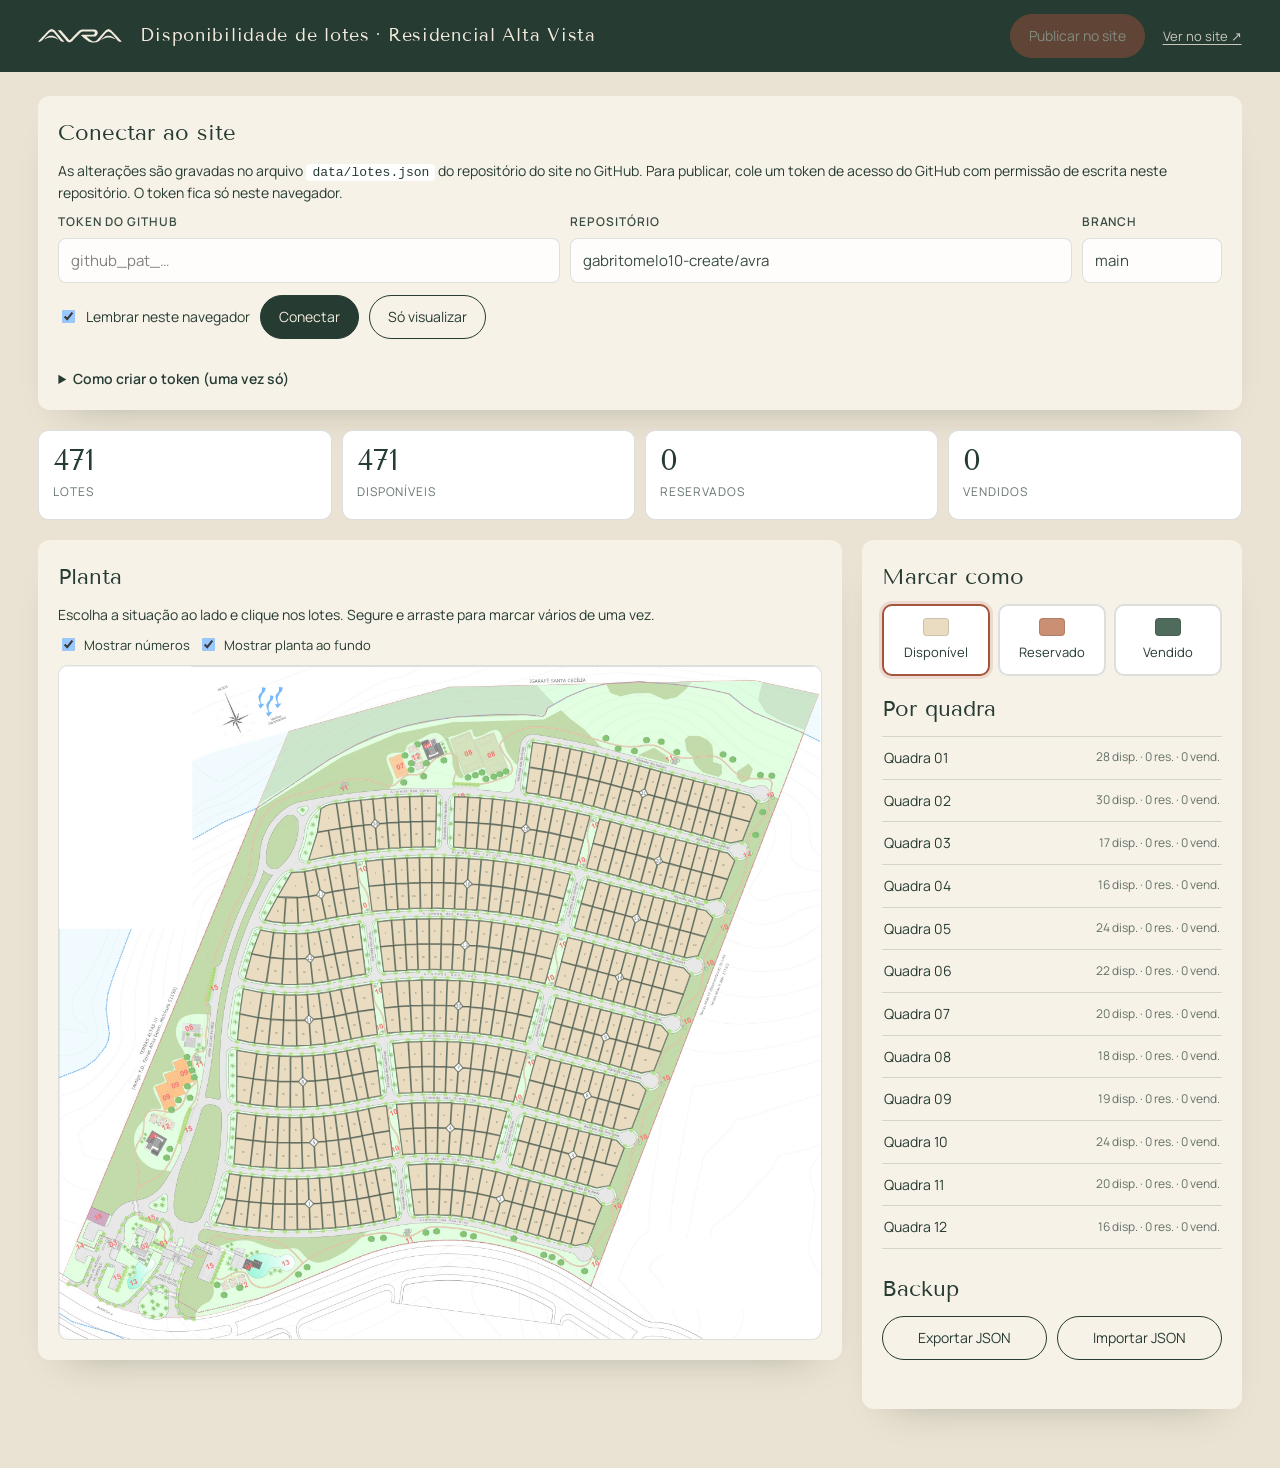
<file: admin/index.html>
<!doctype html>
<html lang="pt-BR">
<head>
<meta charset="utf-8">
<meta name="viewport" content="width=device-width, initial-scale=1">
<meta name="robots" content="noindex, nofollow">
<title>Admin · Lotes Alta Vista</title>
<link rel="stylesheet" href="../assets/css/style.css">
<style>
  :root { --bg: #EAE2D2; --card: #F7F2E8; --ink: #263B32; --line: rgba(38,59,50,.16); --disp: #E9DCC0; --res: #C99073; --ven: #4E6B5B; --sel: #A6533C; }
  body.admin { background: var(--bg); color: var(--ink); font-family: var(--f-text); margin: 0; overflow-x: hidden; }
  .admin * { box-sizing: border-box; }
  .a-top { position: sticky; top: 0; z-index: 10; display: flex; align-items: center; gap: 18px; padding: 14px max(16px, 3vw); background: var(--ink); color: var(--marfim); flex-wrap: wrap; }
  .a-top svg { width: 84px; fill: var(--marfim); }
  .a-top h1 { font-family: var(--f-title); font-weight: 400; font-size: 18px; margin: 0; letter-spacing: .04em; }
  .a-top .sp { flex: 1; }
  .a-top a { font-size: 13px; opacity: .8; text-decoration: underline; text-underline-offset: 3px; }
  .a-btn { border: 1px solid currentColor; border-radius: 99px; padding: 10px 18px; font: inherit; font-size: 14px; cursor: pointer; background: transparent; color: inherit; }
  .a-btn--solid { background: var(--sel); border-color: var(--sel); color: var(--marfim); }
  .a-btn--solid:disabled { opacity: .45; cursor: not-allowed; }
  .a-btn--ink { background: var(--ink); color: var(--marfim); border-color: var(--ink); }
  .a-wrap { padding: 24px max(16px, 3vw) 60px; max-width: 1600px; margin: 0 auto; display: grid; gap: 20px; }
  .a-card { background: var(--card); border-radius: 12px; padding: 20px; box-shadow: 0 20px 40px -30px rgba(38,59,50,.4); min-width: 0; }
  .a-card h2 { font-family: var(--f-title); font-weight: 400; font-size: 22px; margin: 0 0 10px; }
  .a-card p { margin: 0 0 10px; font-size: 14px; line-height: 1.5; }
  .a-grid { display: grid; grid-template-columns: minmax(0, 1fr) 380px; gap: 20px; align-items: start; }
  .a-field { display: grid; gap: 6px; font-size: 12px; letter-spacing: .08em; text-transform: uppercase; font-weight: 600; opacity: .9; }
  .a-field input, .a-field select { font: inherit; font-size: 15px; letter-spacing: 0; text-transform: none; font-weight: 400; padding: 10px 12px; border-radius: 8px; border: 1px solid var(--line); background: #fff; color: var(--ink); width: 100%; }
  .a-row { display: flex; gap: 10px; flex-wrap: wrap; align-items: end; }
  .a-row > * { flex: 1 1 180px; }
  .a-small { font-size: 12px; opacity: .7; }
  .a-msg { font-size: 14px; min-height: 1.4em; margin: 8px 0 0; }
  .a-msg.is-ok { color: #2f6b45; } .a-msg.is-err { color: #a33; }
  .a-stats { display: grid; grid-template-columns: repeat(4, 1fr); gap: 10px; }
  .a-stat { padding: 14px; border-radius: 10px; background: #fff; border: 1px solid var(--line); }
  .a-stat b { display: block; font-family: var(--f-title); font-weight: 400; font-size: 30px; line-height: 1; }
  .a-stat span { font-size: 12px; text-transform: uppercase; letter-spacing: .08em; opacity: .7; }
  .brush { display: grid; grid-template-columns: repeat(3, 1fr); gap: 8px; }
  .brush button { display: grid; gap: 6px; justify-items: center; padding: 12px 8px; border-radius: 10px; border: 2px solid var(--line); background: #fff; font: inherit; font-size: 13px; cursor: pointer; color: var(--ink); }
  .brush button i { width: 26px; height: 18px; border-radius: 4px; border: 1px solid rgba(0,0,0,.12); }
  .brush button.is-on { border-color: var(--sel); box-shadow: 0 0 0 3px rgba(166,83,60,.15); }
  .map { position: relative; border-radius: 10px; overflow: hidden; background: #fff; border: 1px solid var(--line); touch-action: none; }
  .map svg { display: block; width: 100%; height: auto; user-select: none; }
  .map image { opacity: .55; }
  .lot { stroke: rgba(38,59,50,.55); stroke-width: 1.2; vector-effect: non-scaling-stroke; cursor: crosshair; transition: fill .15s; }
  .lot.s-disponivel { fill: var(--disp); } .lot.s-reservado { fill: var(--res); } .lot.s-vendido { fill: var(--ven); }
  .lot.is-pick { stroke: var(--sel); stroke-width: 3; }
  .lot:hover { filter: brightness(1.08); stroke: var(--sel); stroke-width: 2; }
  .lbl { font-size: 9px; fill: rgba(38,59,50,.8); pointer-events: none; font-family: var(--f-text); }
  .lbl--v { fill: rgba(242,235,221,.85); }
  .map-tools { display: flex; gap: 8px; flex-wrap: wrap; align-items: center; margin-bottom: 10px; }
  .map-tools label { font-size: 13px; display: flex; gap: 6px; align-items: center; }
  .q-list { max-height: 520px; overflow: auto; border-top: 1px solid var(--line); }
  .q-item { border-bottom: 1px solid var(--line); }
  .q-item summary { display: flex; justify-content: space-between; align-items: center; gap: 10px; padding: 10px 2px; cursor: pointer; font-size: 14px; list-style: none; }
  .q-item summary::-webkit-details-marker { display: none; }
  .q-item summary small { font-size: 12px; opacity: .7; }
  .q-bulk { display: flex; gap: 6px; padding: 0 0 8px; flex-wrap: wrap; }
  .q-bulk button { font: inherit; font-size: 12px; padding: 6px 10px; border-radius: 99px; border: 1px solid var(--line); background: #fff; cursor: pointer; color: var(--ink); }
  .q-lots { display: grid; grid-template-columns: repeat(auto-fill, minmax(54px, 1fr)); gap: 4px; padding-bottom: 12px; }
  .q-lots button { font: inherit; font-size: 12px; padding: 6px 0; border-radius: 6px; border: 1px solid rgba(0,0,0,.08); cursor: pointer; color: var(--ink); }
  .q-lots button.s-disponivel { background: var(--disp); } .q-lots button.s-reservado { background: var(--res); } .q-lots button.s-vendido { background: var(--ven); color: var(--marfim); }
  .dirty { display: none; font-size: 13px; background: #f6e3c8; color: #7a4a1a; padding: 6px 12px; border-radius: 99px; }
  .is-dirty .dirty { display: inline-block; }
  .login[hidden] { display: none; }
  details.help summary { cursor: pointer; font-size: 14px; font-weight: 600; }
  details.help ol { font-size: 14px; line-height: 1.6; padding-left: 20px; }
  code { background: #fff; padding: 1px 6px; border-radius: 4px; font-size: 13px; }
  @media (max-width: 1000px) { .a-grid { grid-template-columns: 1fr; } .a-stats { grid-template-columns: repeat(2, 1fr); } }
</style>
</head>
<body class="admin">
<header class="a-top">
  <svg viewBox="30 36 3441 558" class="js-logo" aria-hidden="true"><path/></svg>
  <h1>Disponibilidade de lotes · Residencial Alta Vista</h1>
  <span class="sp"></span>
  <span class="dirty">Alterações não publicadas</span>
  <button class="a-btn a-btn--solid" id="publish" disabled>Publicar no site</button>
  <a href="../#altavista" target="_blank" rel="noopener">Ver no site ↗</a>
</header>

<main class="a-wrap">
  <section class="a-card login" id="login">
    <h2>Conectar ao site</h2>
    <p>As alterações são gravadas no arquivo <code>data/lotes.json</code> do repositório do site no GitHub. Para publicar, cole um token de acesso do GitHub com permissão de escrita neste repositório. O token fica só neste navegador.</p>
    <div class="a-row">
      <label class="a-field">Token do GitHub<input id="token" type="password" autocomplete="off" placeholder="github_pat_…"></label>
      <label class="a-field">Repositório<input id="repo" type="text" value="gabritomelo10-create/avra"></label>
      <label class="a-field" style="flex:0 1 140px">Branch<input id="branch" type="text" value="main"></label>
    </div>
    <div class="a-row" style="margin-top:12px; align-items:center">
      <label style="flex:0 0 auto; font-size:14px; display:flex; gap:8px; align-items:center"><input type="checkbox" id="remember" checked> Lembrar neste navegador</label>
      <button class="a-btn a-btn--ink" id="connect" style="flex:0 0 auto">Conectar</button>
      <button class="a-btn" id="viewOnly" style="flex:0 0 auto">Só visualizar</button>
    </div>
    <p class="a-msg" id="loginMsg"></p>
    <details class="help">
      <summary>Como criar o token (uma vez só)</summary>
      <ol>
        <li>No GitHub, abra <b>Settings → Developer settings → Personal access tokens → Fine-grained tokens</b> e clique em <b>Generate new token</b>.</li>
        <li>Em <b>Repository access</b>, escolha <b>Only select repositories</b> e marque <code>gabritomelo10-create/avra</code>.</li>
        <li>Em <b>Permissions → Repository permissions</b>, defina <b>Contents</b> como <b>Read and write</b>.</li>
        <li>Gere o token, copie e cole acima. Quem não tiver o token não consegue alterar nada.</li>
      </ol>
    </details>
  </section>

  <section class="a-stats" aria-label="Resumo">
    <div class="a-stat"><b id="sTot">471</b><span>Lotes</span></div>
    <div class="a-stat"><b id="sDisp">–</b><span>Disponíveis</span></div>
    <div class="a-stat"><b id="sRes">–</b><span>Reservados</span></div>
    <div class="a-stat"><b id="sVen">–</b><span>Vendidos</span></div>
  </section>

  <div class="a-grid">
    <section class="a-card">
      <h2>Planta</h2>
      <p>Escolha a situação ao lado e clique nos lotes. Segure e arraste para marcar vários de uma vez.</p>
      <div class="map-tools">
        <label><input type="checkbox" id="showNums" checked> Mostrar números</label>
        <label><input type="checkbox" id="showPlan" checked> Mostrar planta ao fundo</label>
        <span class="a-small" id="hoverInfo"></span>
      </div>
      <div class="map" id="map"></div>
    </section>

    <aside class="a-card" style="display:grid; gap:16px">
      <div>
        <h2>Marcar como</h2>
        <div class="brush" id="brush">
          <button data-s="disponivel" class="is-on"><i style="background:var(--disp)"></i>Disponível</button>
          <button data-s="reservado"><i style="background:var(--res)"></i>Reservado</button>
          <button data-s="vendido"><i style="background:var(--ven)"></i>Vendido</button>
        </div>
      </div>
      <div>
        <h2>Por quadra</h2>
        <div class="q-list" id="qList"></div>
      </div>
      <div>
        <h2>Backup</h2>
        <div class="a-row">
          <button class="a-btn" id="export" style="flex:1 1 auto">Exportar JSON</button>
          <label class="a-btn" style="flex:1 1 auto; text-align:center">Importar JSON<input type="file" id="import" accept="application/json" hidden></label>
        </div>
        <p class="a-msg" id="pubMsg"></p>
      </div>
    </aside>
  </div>
</main>

<script src="../assets/js/logo-data.js"></script>
<script src="../assets/js/lotes-geo.js"></script>
<script src="../assets/js/admin.js"></script>
</body>
</html>
</file>
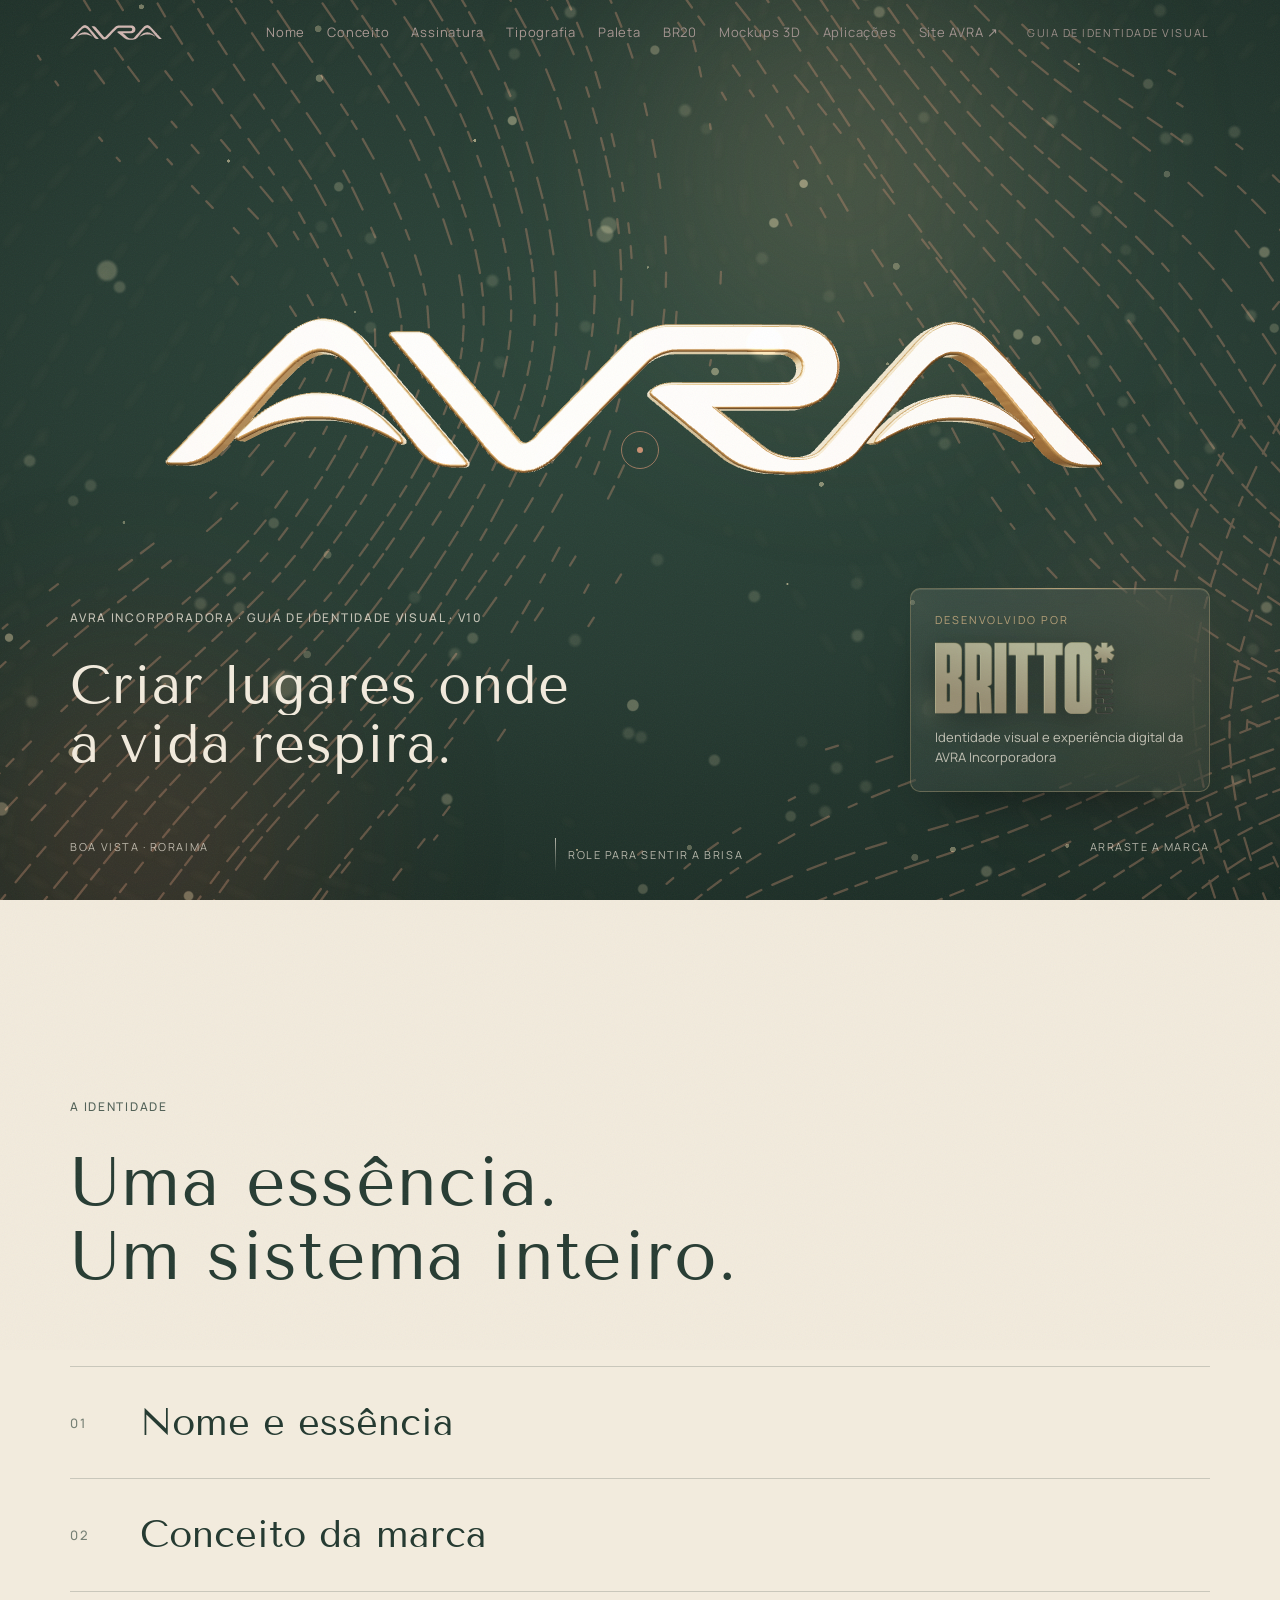
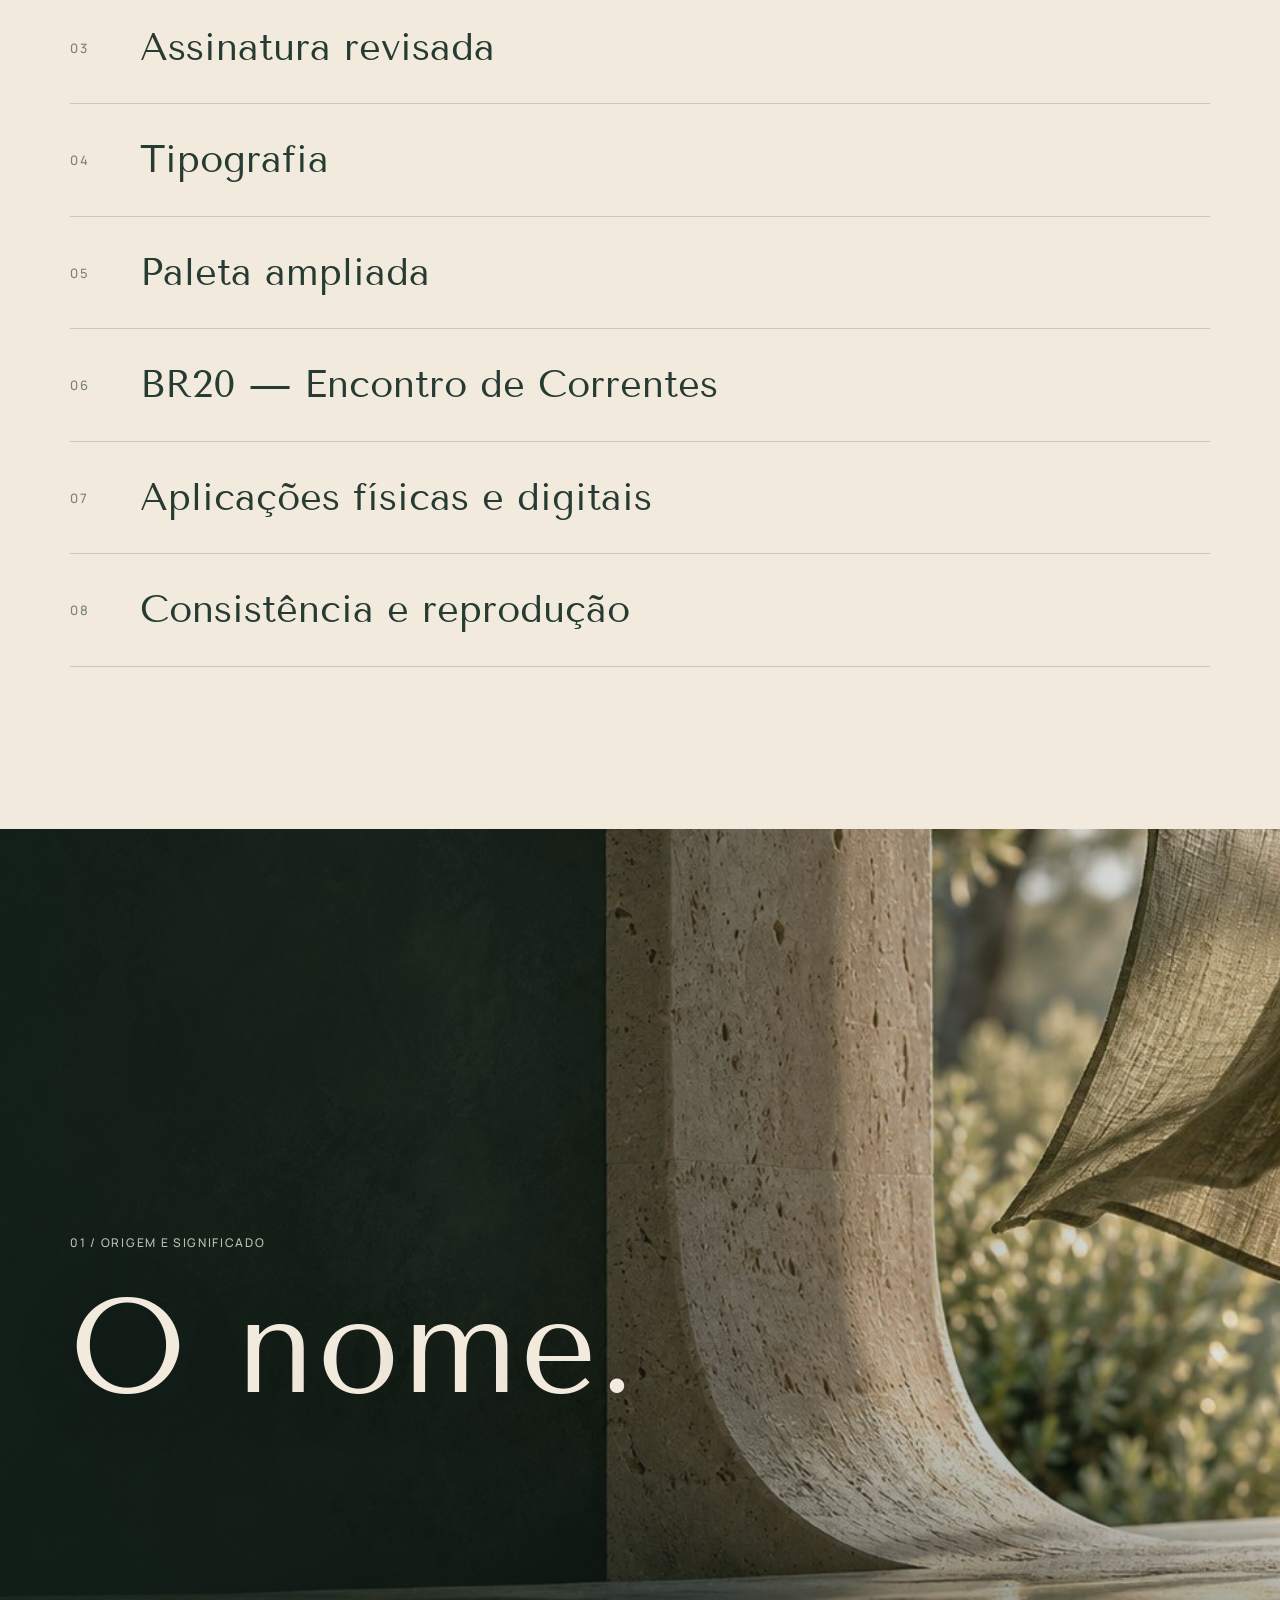
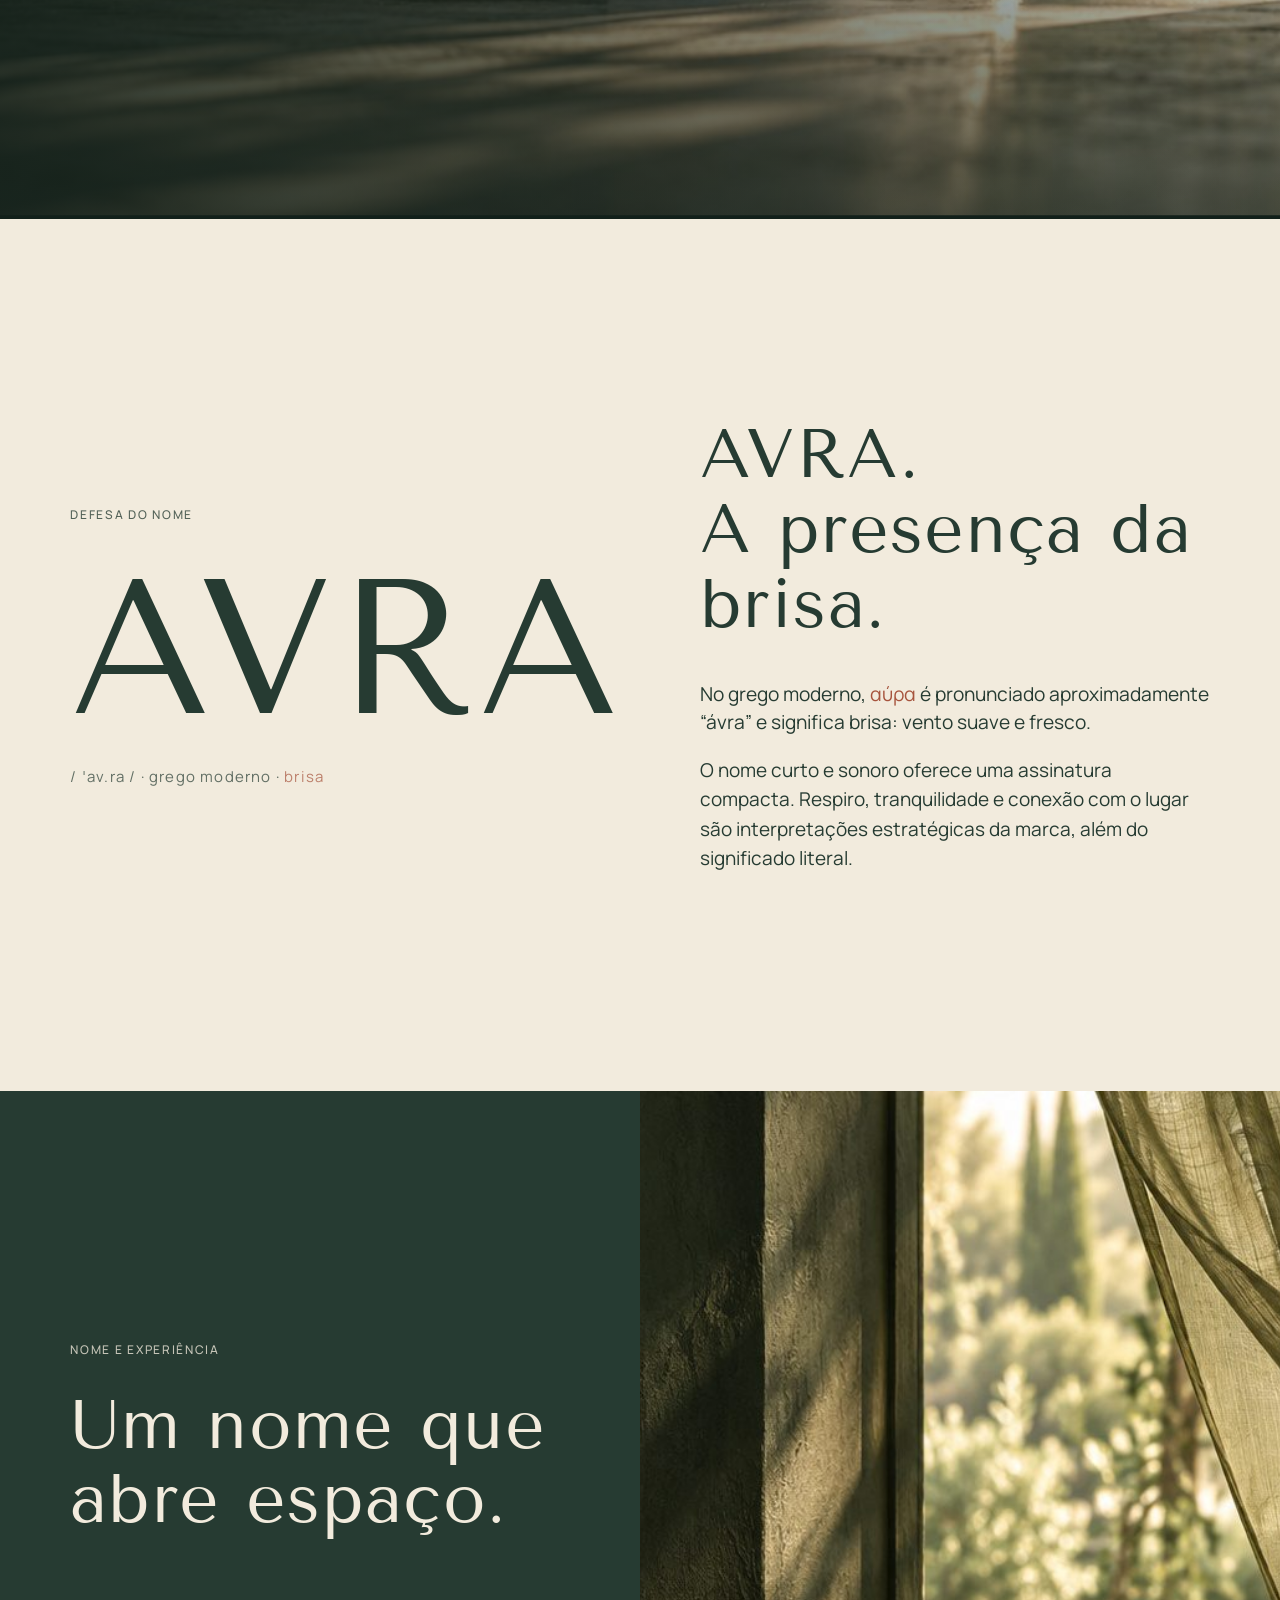
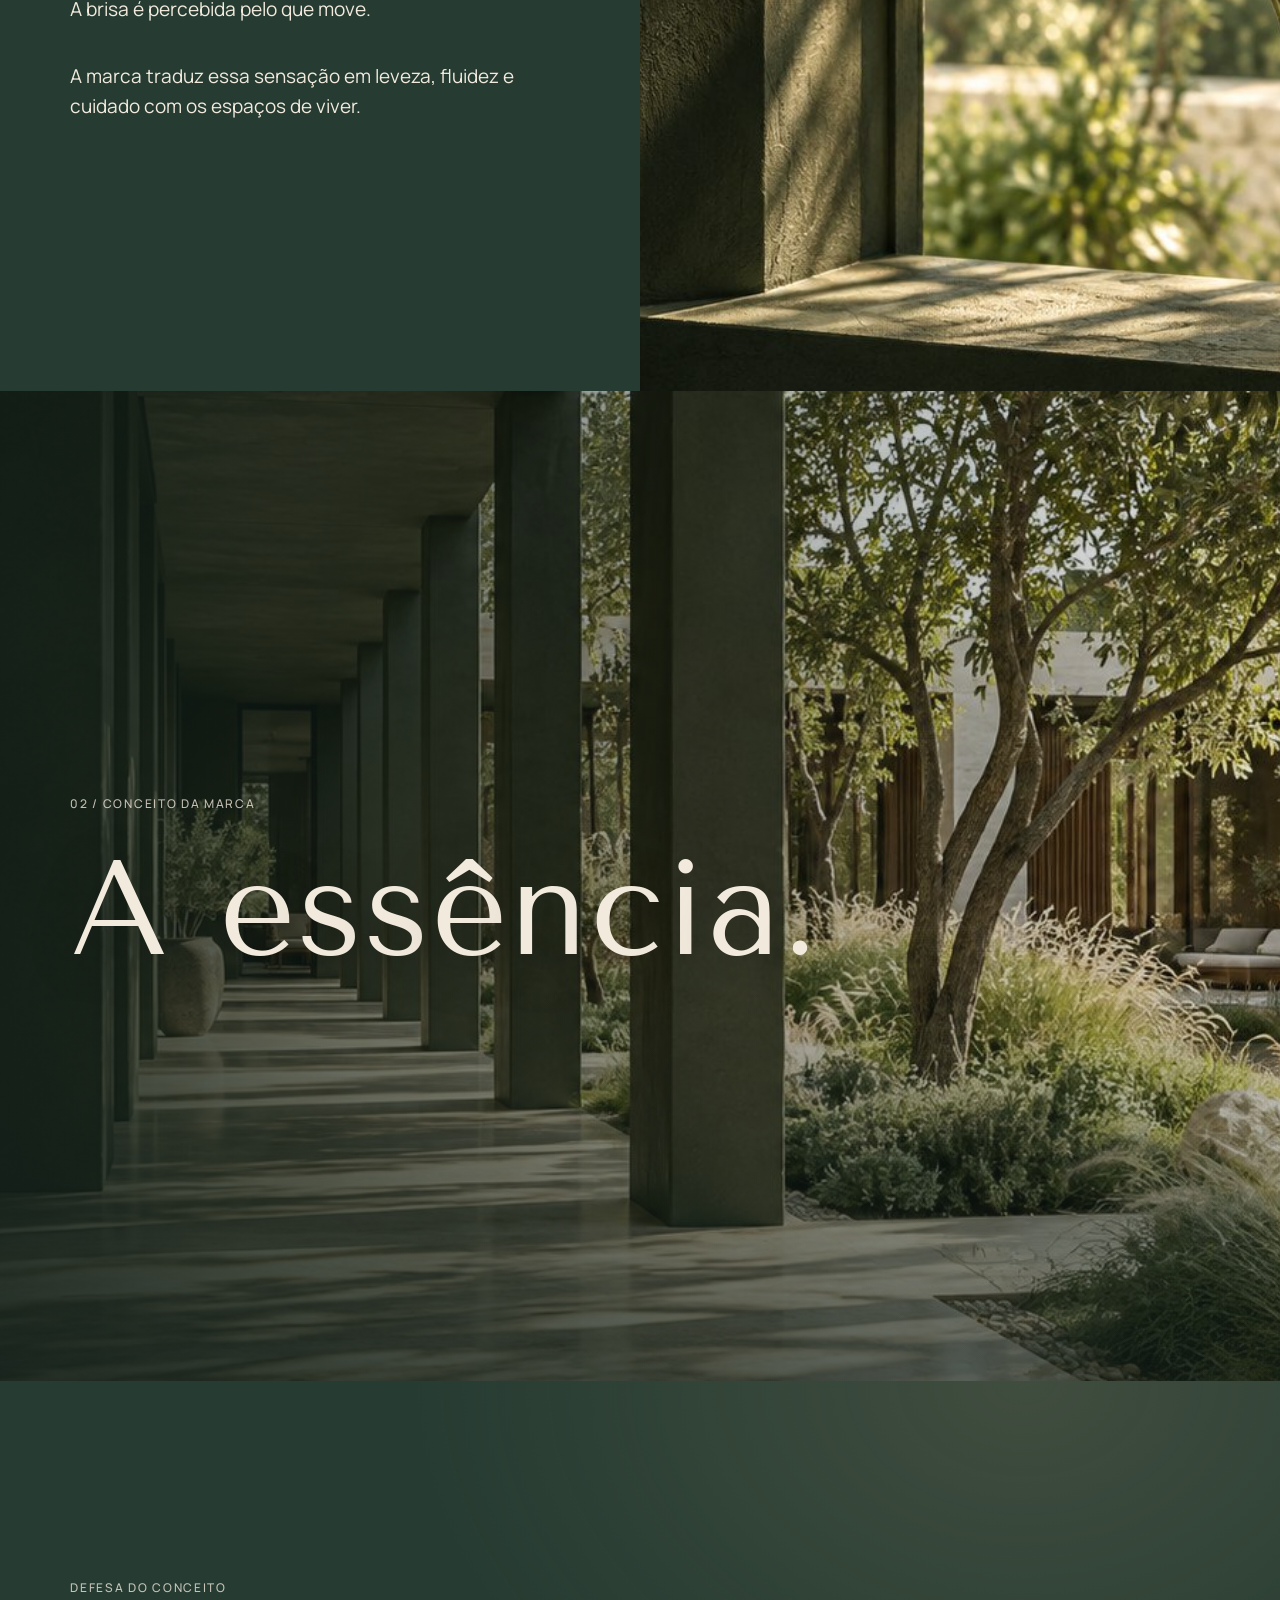
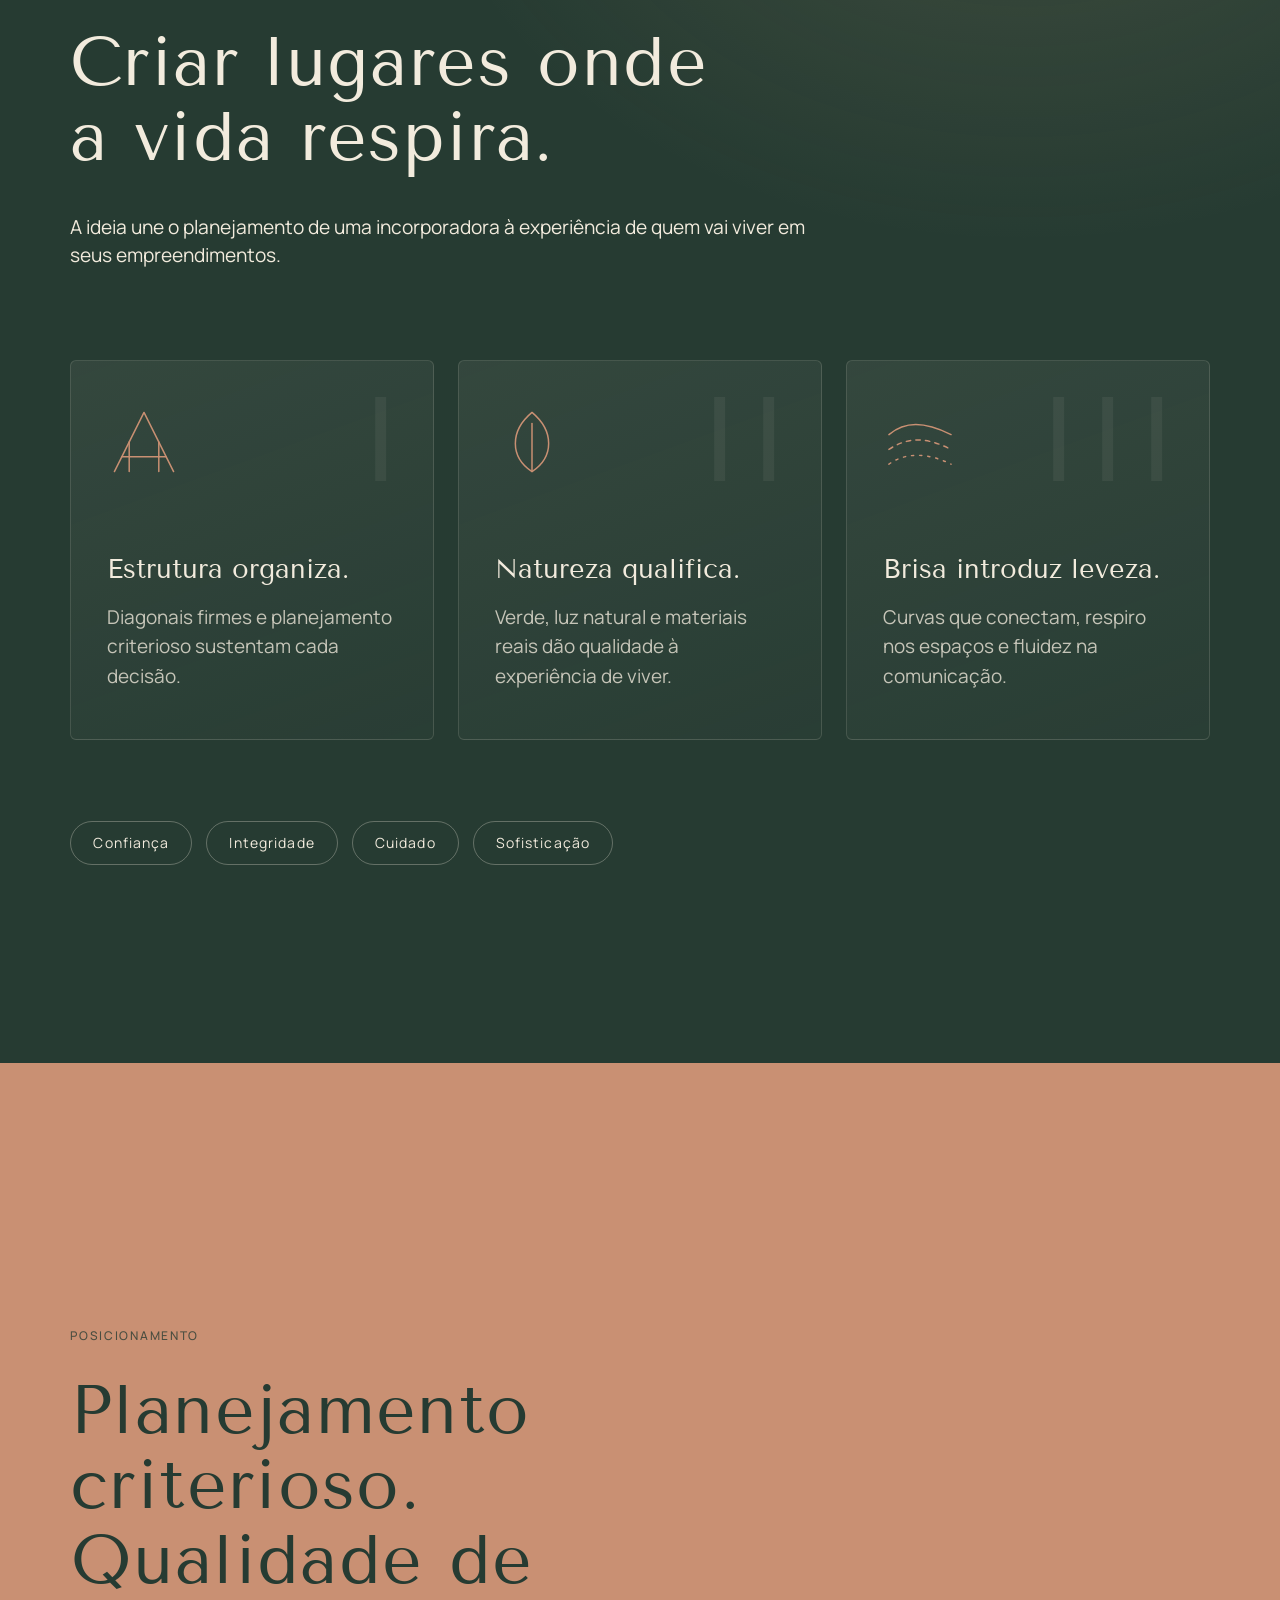
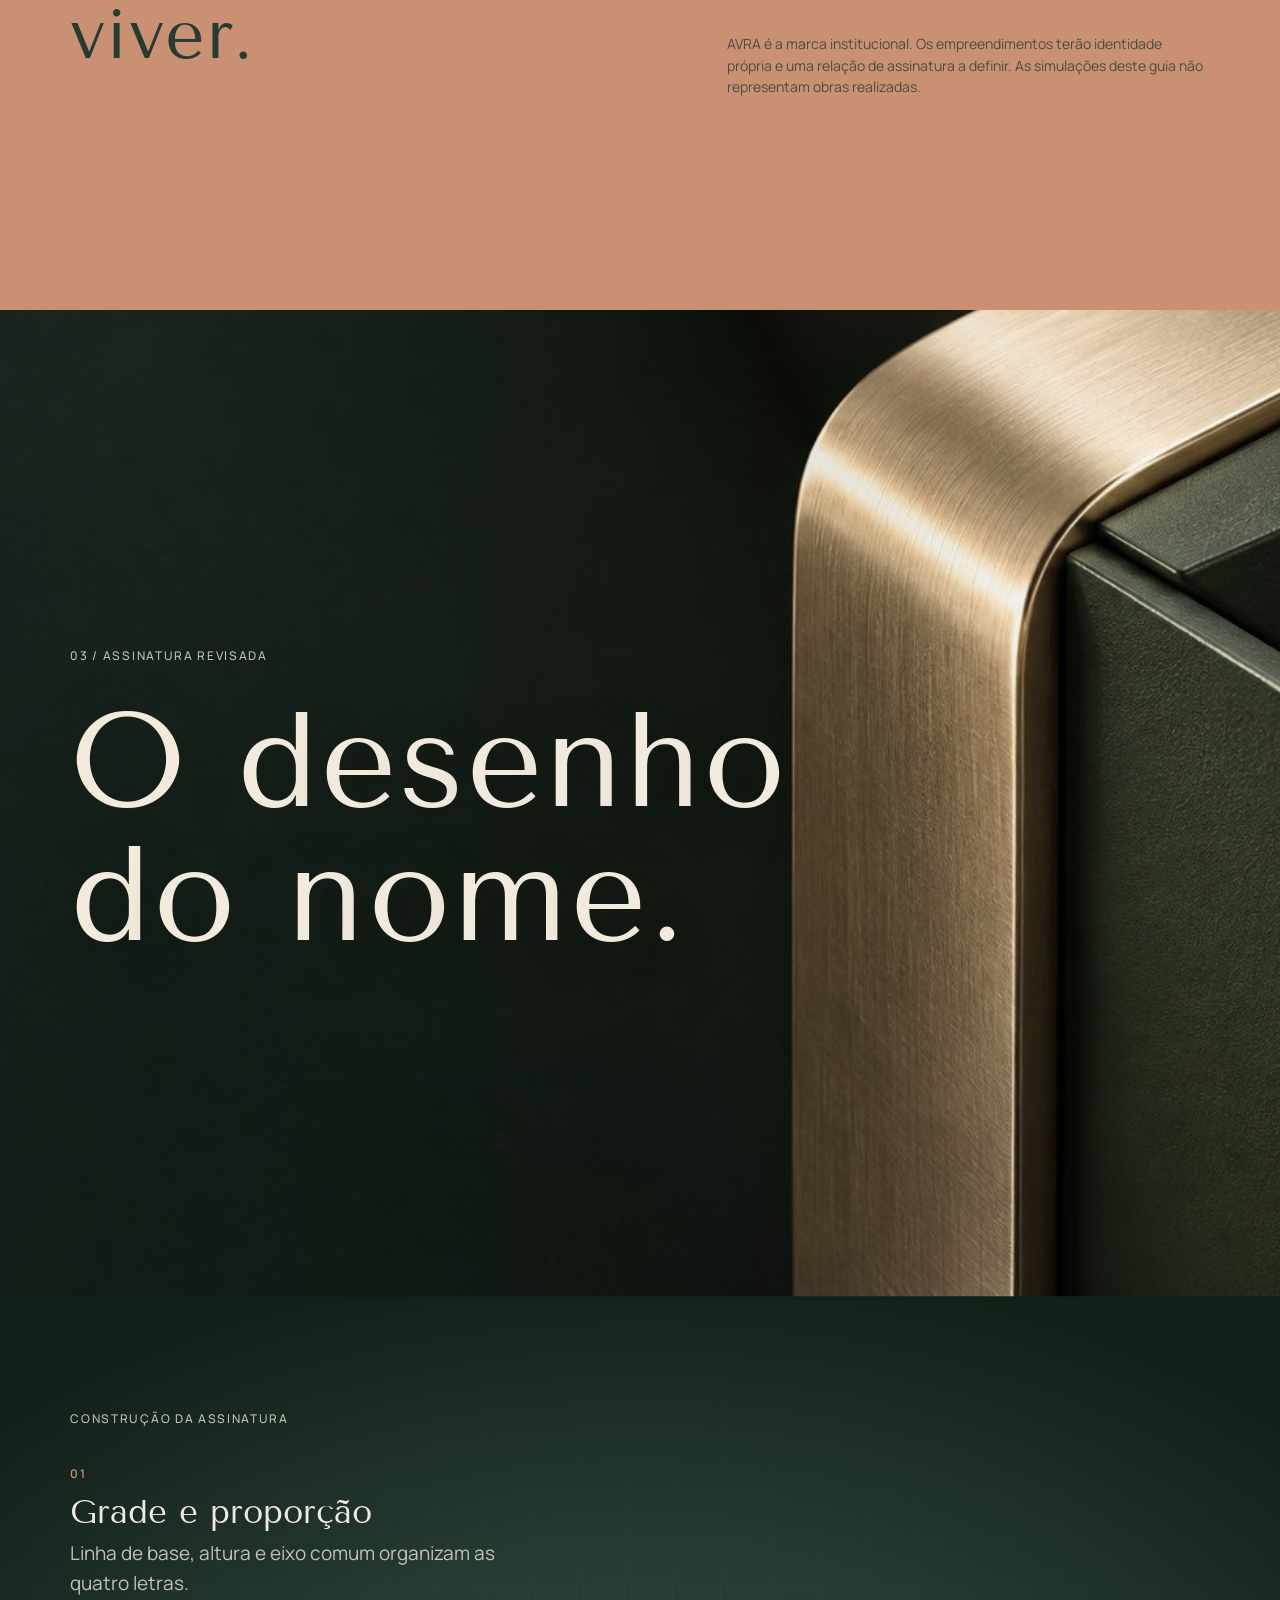
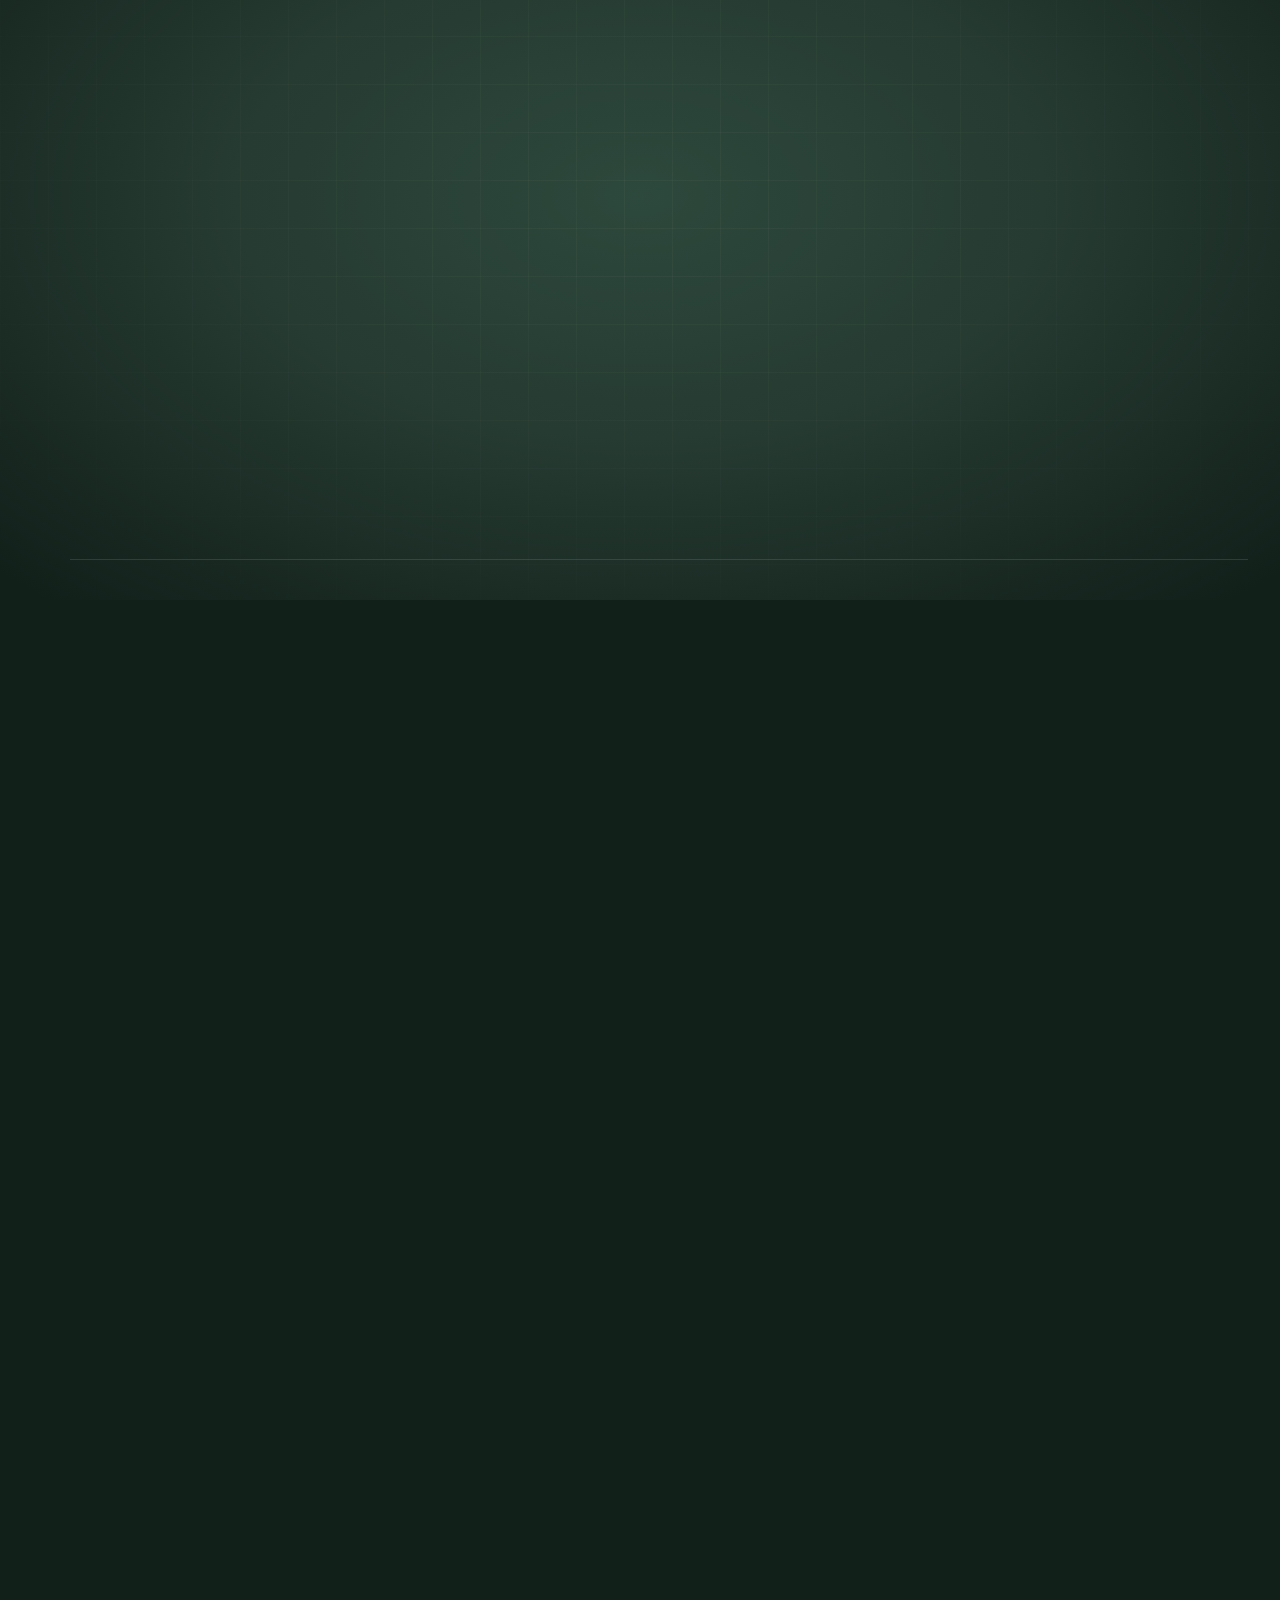
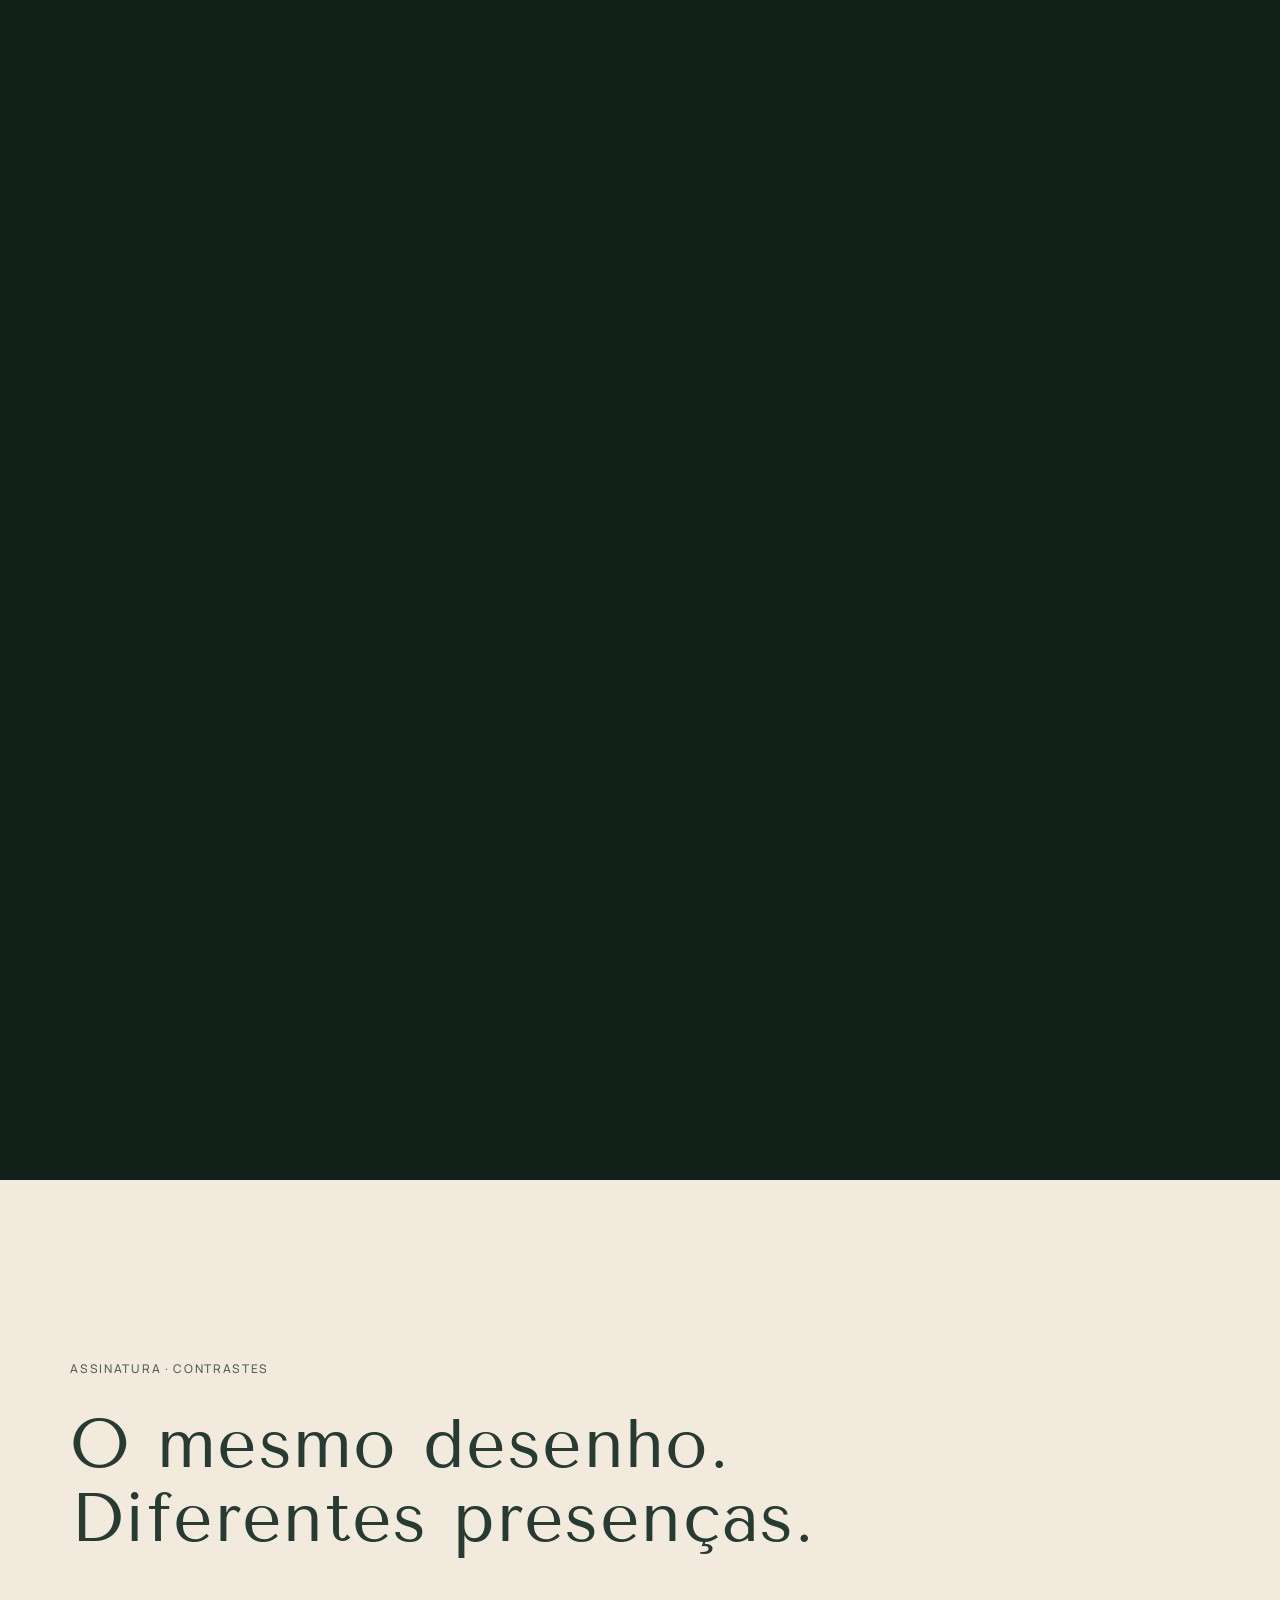
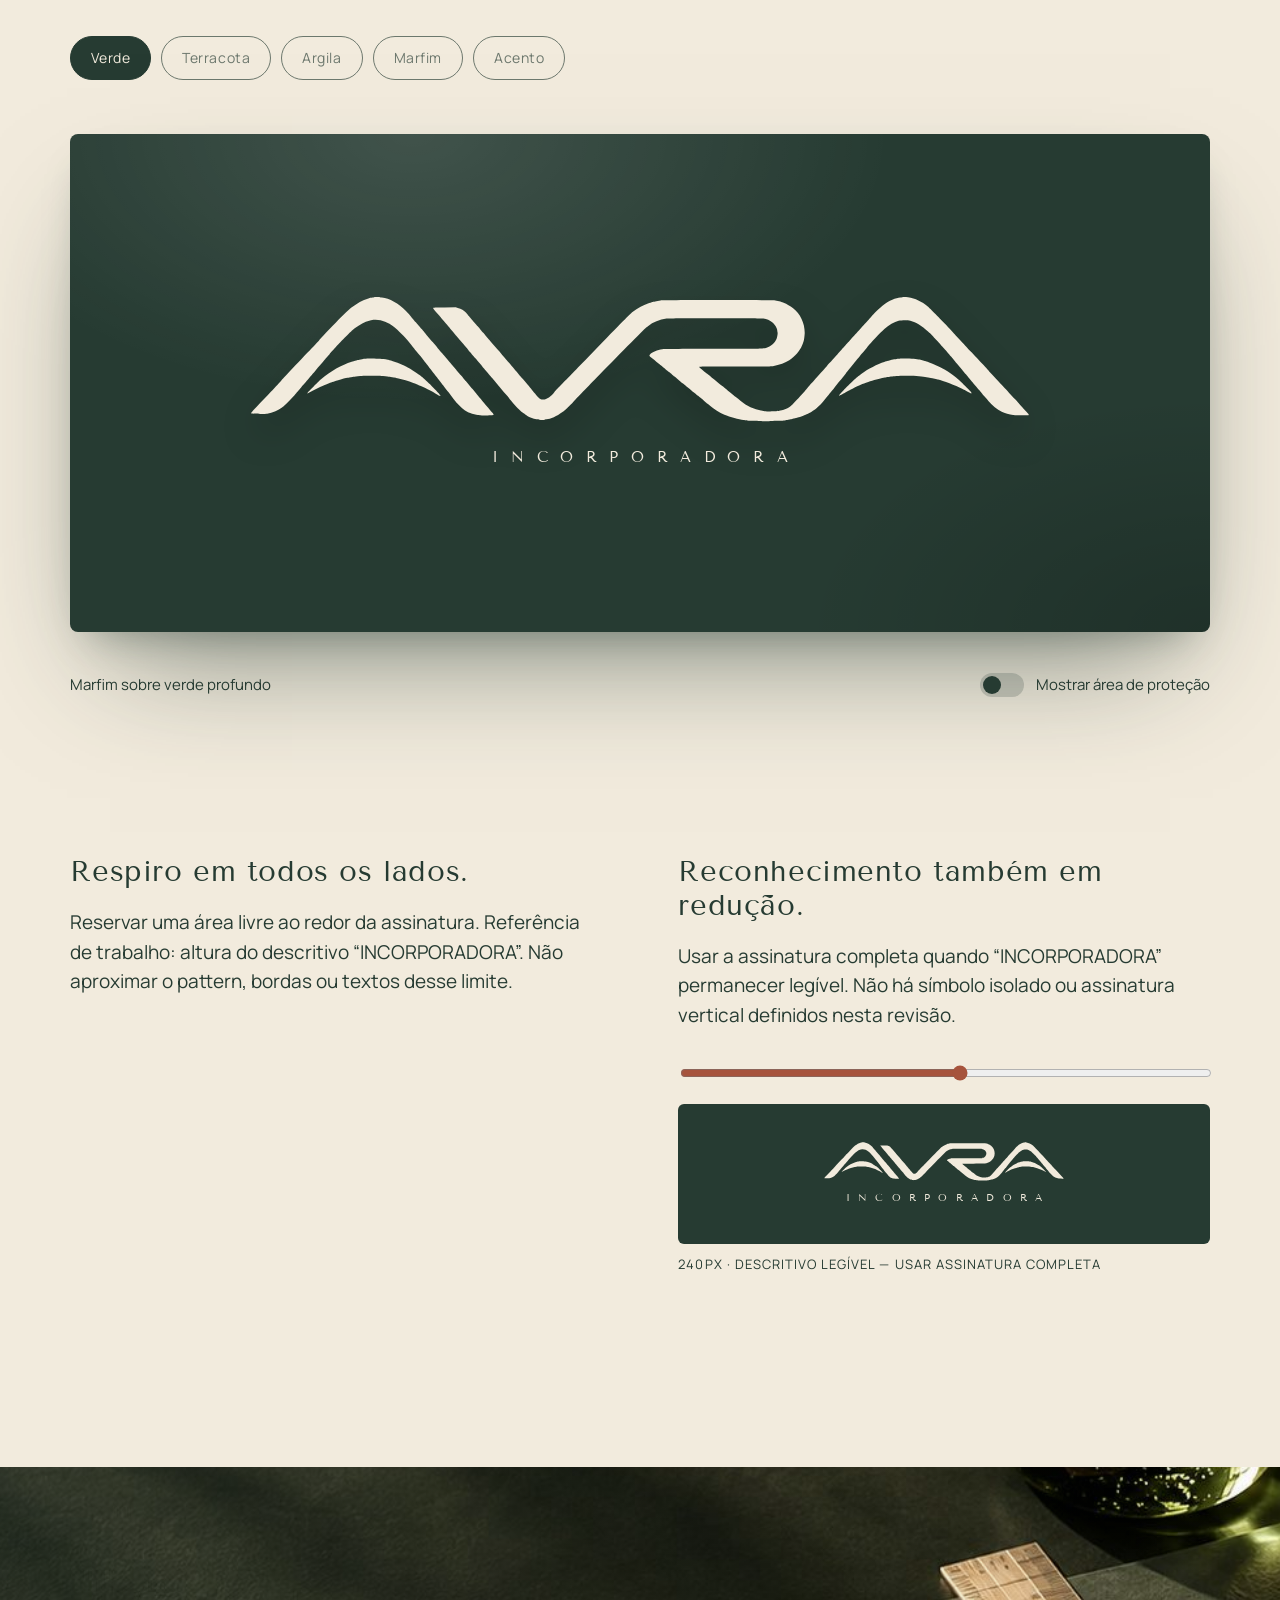
<file: marca/index.html>
<!doctype html>
<html lang="pt-BR">
<head>
<meta charset="utf-8">
<meta name="viewport" content="width=device-width, initial-scale=1">
<title>AVRA Incorporadora · Identidade Visual</title>
<meta name="description" content="Apresentação interativa da identidade visual da AVRA Incorporadora — nome, conceito, assinatura, tipografia, paleta, pattern BR20 e aplicações.">
<meta name="theme-color" content="#263B32">
<link rel="preload" href="../assets/fonts/tenor-sans-latin-400-normal.woff2" as="font" type="font/woff2" crossorigin>
<link rel="preload" href="../assets/fonts/manrope-latin-wght-normal.woff2" as="font" type="font/woff2" crossorigin>
<link rel="stylesheet" href="../assets/css/style.css">
</head>
<body class="is-loading">

<!-- ============ LOADER ============ -->
<div class="loader" id="loader" aria-hidden="true">
  <svg class="loader__logo" id="loaderLogo" viewBox="30 36 3441 558"><path id="loaderPath" pathLength="1"/></svg>
  <div class="loader__desc">I N C O R P O R A D O R A</div>
  <div class="loader__bar"><span id="loaderBar"></span></div>
</div>

<!-- ============ UI FIXA ============ -->
<div class="cursor" id="cursor" aria-hidden="true"><span class="cursor__dot"></span><span class="cursor__ring"><em id="cursorLabel"></em></span></div>
<div class="grain" aria-hidden="true"></div>
<div class="progress" aria-hidden="true"><span id="progressBar"></span></div>

<header class="topbar" id="topbar">
  <a href="../" class="topbar__logo" aria-label="AVRA — site institucional"><svg viewBox="30 36 3441 558" class="js-logo"><path/></svg></a>
  <nav class="topbar__nav" aria-label="Capítulos">
    <a href="#nome">Nome</a><a href="#conceito">Conceito</a><a href="#construcao">Assinatura</a><a href="#tipografia">Tipografia</a><a href="#paleta">Paleta</a><a href="#br20">BR20</a><a href="#estudio">Mockups 3D</a><a href="#aplicacoes">Aplicações</a><a href="../">Site AVRA ↗</a>
  </nav>
  <span class="topbar__chapter" id="chapterLabel">Guia de Identidade Visual</span>
</header>

<main>

<!-- ============ 00 HERO ============ -->
<section class="hero" id="hero" data-chapter="Guia de Identidade Visual">
  <div class="hero__bg" aria-hidden="true">
    <div class="glow glow--a"></div><div class="glow glow--b"></div><div class="glow glow--c"></div>
    <canvas class="hero__pattern hero__pattern--far" id="heroPatternFar"></canvas>
    <canvas class="hero__pattern hero__pattern--near" id="heroPatternNear"></canvas>
  </div>
  <canvas class="hero__gl" id="heroGL" aria-label="Assinatura AVRA em 3D — arraste para girar"></canvas>
  <div class="hero__descriptor" id="heroDesc" aria-hidden="true">INCORPORADORA</div>
  <div class="hero__content">
    <p class="eyebrow reveal-up">AVRA Incorporadora · Guia de Identidade Visual · v10</p>
    <h1 class="hero__title"><span class="split">Criar lugares onde</span> <span class="split">a vida respira.</span></h1>
  </div>
  <aside class="credit-box" aria-label="Desenvolvido por BRITTO* GROUP">
    <span class="credit-box__label">Desenvolvido por</span>
    <img src="../assets/img/britto-group.png" alt="BRITTO* GROUP" class="credit-box__logo" width="852" height="339">
    <span class="credit-box__text">Identidade visual e experiência digital da AVRA Incorporadora</span>
  </aside>
  <div class="hero__foot">
    <span>Boa Vista · Roraima</span>
    <span class="hero__scroll"><i></i>Role para sentir a brisa</span>
    <span>Arraste a marca</span>
  </div>
</section>

<!-- ============ ÍNDICE ============ -->
<section class="index section--ivory" id="indice" data-chapter="A identidade">
  <div class="wrap">
    <p class="eyebrow">A identidade</p>
    <h2 class="display split-lines">Uma essência.<br>Um sistema inteiro.</h2>
    <ol class="index__list" id="indexList">
      <li><a href="#nome" data-img="../assets/img/nome.jpg"><b>01</b><span>Nome e essência</span><i>→</i></a></li>
      <li><a href="#conceito" data-img="../assets/img/essencia.jpg"><b>02</b><span>Conceito da marca</span><i>→</i></a></li>
      <li><a href="#construcao" data-img="../assets/img/metal.jpg"><b>03</b><span>Assinatura revisada</span><i>→</i></a></li>
      <li><a href="#tipografia" data-img="../assets/img/mesa.jpg"><b>04</b><span>Tipografia</span><i>→</i></a></li>
      <li><a href="#paleta" data-img="../assets/mockups/portfolio.jpg"><b>05</b><span>Paleta ampliada</span><i>→</i></a></li>
      <li><a href="#br20" data-img="../assets/mockups/recepcao.jpg"><b>06</b><span>BR20 — Encontro de Correntes</span><i>→</i></a></li>
      <li><a href="#aplicacoes" data-img="../assets/mockups/pavilhao.jpg"><b>07</b><span>Aplicações físicas e digitais</span><i>→</i></a></li>
      <li><a href="#diretrizes" data-img="../assets/img/janela.jpg"><b>08</b><span>Consistência e reprodução</span><i>→</i></a></li>
    </ol>
  </div>
  <div class="index__preview" id="indexPreview" aria-hidden="true"><img alt=""></div>
</section>

<!-- ============ 01 NOME ============ -->
<section class="chapter-cover" id="nome" data-chapter="01 · Origem e significado">
  <div class="chapter-cover__media parallax" data-speed="0.25"><img src="../assets/img/nome.jpg" alt="Pilar de travertino e cortina de linho movida pela brisa" loading="lazy"></div>
  <div class="chapter-cover__shade"></div>
  <div class="wrap chapter-cover__inner">
    <p class="eyebrow">01 / Origem e significado</p>
    <h2 class="mega split-chars">O nome.</h2>
  </div>
</section>

<section class="name section--ivory" data-chapter="01 · Defesa do nome">
  <div class="wrap name__grid">
    <div class="name__word">
      <p class="eyebrow">Defesa do nome</p>
      <div class="name__greek" id="greek" aria-label="αύρα — AVRA">αύρα</div>
      <p class="name__phon">/ ˈav.ra / · grego moderno · <em>brisa</em></p>
    </div>
    <div class="name__text">
      <h2 class="display split-lines">AVRA.<br>A presença da brisa.</h2>
      <p class="lead reveal-up">No grego moderno, <em>αύρα</em> é pronunciado aproximadamente “ávra” e significa brisa: vento suave e fresco.</p>
      <p class="reveal-up">O nome curto e sonoro oferece uma assinatura compacta. Respiro, tranquilidade e conexão com o lugar são interpretações estratégicas da marca, além do significado literal.</p>
    </div>
  </div>
  <canvas class="name__breeze" id="nameBreeze" aria-hidden="true"></canvas>
</section>

<section class="split-media section--green" data-chapter="01 · Nome e experiência">
  <div class="split-media__text wrap-half">
    <p class="eyebrow">Nome e experiência</p>
    <h2 class="display split-lines">Um nome que<br>abre espaço.</h2>
    <p class="lead reveal-up">A brisa é percebida pelo que move.</p>
    <p class="reveal-up">A marca traduz essa sensação em leveza, fluidez e cuidado com os espaços de viver.</p>
  </div>
  <div class="split-media__img tilt-soft">
    <div class="parallax" data-speed="0.18"><img src="../assets/img/janela.jpg" alt="Janela com cortina de linho e jardim ao fundo" loading="lazy"></div>
  </div>
</section>

<!-- ============ 02 CONCEITO ============ -->
<section class="chapter-cover chapter-cover--zoom" id="conceito" data-chapter="02 · Conceito da marca">
  <div class="chapter-cover__media zoom-on-scroll"><img src="../assets/img/essencia.jpg" alt="Galeria de pilares verdes abrindo para um jardim" loading="lazy"></div>
  <div class="chapter-cover__shade"></div>
  <div class="wrap chapter-cover__inner">
    <p class="eyebrow">02 / Conceito da marca</p>
    <h2 class="mega split-chars">A essência.</h2>
  </div>
</section>

<section class="concept section--green" data-chapter="02 · Defesa do conceito">
  <div class="wrap">
    <p class="eyebrow">Defesa do conceito</p>
    <h2 class="display split-lines">Criar lugares onde<br>a vida respira.</h2>
    <p class="lead reveal-up concept__lead">A ideia une o planejamento de uma incorporadora à experiência de quem vai viver em seus empreendimentos.</p>
    <div class="pillars">
      <article class="pillar tilt" data-tilt>
        <div class="pillar__icon"><svg viewBox="0 0 100 100"><path d="M10 90 L50 10 L90 90" /><path d="M30 90 V50 M70 90 V50 M20 70 H80"/></svg></div>
        <span class="pillar__num">I</span>
        <h3>Estrutura organiza.</h3>
        <p>Diagonais firmes e planejamento criterioso sustentam cada decisão.</p>
        <span class="pillar__shine"></span>
      </article>
      <article class="pillar tilt" data-tilt>
        <div class="pillar__icon"><svg viewBox="0 0 100 100"><path d="M50 90 C20 70 20 35 50 10 C80 35 80 70 50 90 Z"/><path d="M50 90 V25"/></svg></div>
        <span class="pillar__num">II</span>
        <h3>Natureza qualifica.</h3>
        <p>Verde, luz natural e materiais reais dão qualidade à experiência de viver.</p>
        <span class="pillar__shine"></span>
      </article>
      <article class="pillar tilt" data-tilt>
        <div class="pillar__icon"><svg viewBox="0 0 100 100"><path d="M8 40 C30 22 55 22 92 40"/><path d="M8 60 C35 42 60 44 92 60" stroke-dasharray="6 7"/><path d="M8 80 C30 64 60 64 92 80" stroke-dasharray="3 8"/></svg></div>
        <span class="pillar__num">III</span>
        <h3>Brisa introduz leveza.</h3>
        <p>Curvas que conectam, respiro nos espaços e fluidez na comunicação.</p>
        <span class="pillar__shine"></span>
      </article>
    </div>
    <ul class="values reveal-up">
      <li>Confiança</li><li>Integridade</li><li>Cuidado</li><li>Sofisticação</li>
    </ul>
  </div>
</section>

<section class="positioning section--clay" data-chapter="02 · Posicionamento">
  <canvas class="positioning__pattern" id="posPattern" aria-hidden="true"></canvas>
  <div class="wrap positioning__grid">
    <div>
      <p class="eyebrow">Posicionamento</p>
      <h2 class="display split-lines">Planejamento criterioso.<br>Qualidade de viver.</h2>
    </div>
    <div class="positioning__facts">
      <div class="fact reveal-up"><span class="fact__label">Origem</span><span class="fact__value">Boa Vista · Roraima</span></div>
      <div class="fact reveal-up"><span class="fact__label">Segmento</span><span class="fact__value">Alto padrão</span></div>
      <div class="fact reveal-up"><span class="fact__label">Primeiro empreendimento</span><span class="fact__value">Residencial Alta Vista</span><small>Condomínio fechado de lotes</small></div>
      <p class="reveal-up small">AVRA é a marca institucional. Os empreendimentos terão identidade própria e uma relação de assinatura a definir. As simulações deste guia não representam obras realizadas.</p>
    </div>
  </div>
</section>

<!-- ============ 03 ASSINATURA — CONSTRUÇÃO ============ -->
<section class="chapter-cover" id="assinatura" data-chapter="03 · Assinatura revisada">
  <div class="chapter-cover__media parallax" data-speed="0.25"><img src="../assets/img/metal.jpg" alt="Perfil metálico dourado sobre superfície verde" loading="lazy"></div>
  <div class="chapter-cover__shade chapter-cover__shade--soft"></div>
  <div class="wrap chapter-cover__inner">
    <p class="eyebrow">03 / Assinatura revisada</p>
    <h2 class="mega split-chars">O desenho<br>do nome.</h2>
  </div>
</section>

<section class="build" id="construcao" data-chapter="03 · A marca sendo construída">
  <div class="build__pin">
    <div class="build__bg" aria-hidden="true"></div>
    <div class="build__head wrap">
      <p class="eyebrow">Construção da assinatura</p>
      <div class="build__steps" id="buildSteps">
        <div class="build__step is-active"><b>01</b><h3>Grade e proporção</h3><p>Linha de base, altura e eixo comum organizam as quatro letras.</p></div>
        <div class="build__step"><b>02</b><h3>Estrutura que sustenta</h3><p>As diagonais dão firmeza e direção.</p></div>
        <div class="build__step"><b>03</b><h3>Curvas que conectam</h3><p>Os arcos suavizam as transições e associam o lettering ao movimento da brisa.</p></div>
        <div class="build__step"><b>04</b><h3>Abertura óptica</h3><p>A revisão abre a ligação entre o primeiro A e o V. O V ganha uma diagonal própria, sem abandonar o ritmo arquitetônico.</p></div>
        <div class="build__step"><b>05</b><h3>Continuidade no desenho.<br>Clareza na leitura.</h3><p>Quatro letras. Uma leitura clara.</p></div>
      </div>
    </div>
    <div class="build__stage">
      <svg class="build__svg" id="buildSvg" viewBox="-580 -140 4120 900" aria-label="Construção da assinatura AVRA">
        <g class="g-grid" id="bGrid"></g>
        <g class="g-diag" id="bDiag"></g>
        <g class="g-arcs" id="bArcs"></g>
        <path class="b-outline" id="bOutline" pathLength="1"/>
        <path class="b-fill" id="bFill"/>
        <g class="g-gap" id="bGap"></g>
        <g class="g-notes" id="bNotes"></g>
      </svg>
      <div class="build__desc" id="buildDesc">INCORPORADORA</div>
    </div>
    <div class="build__progress"><span id="buildProgress"></span></div>
  </div>
</section>

<!-- ============ 03 VERSÕES / PROTEÇÃO ============ -->
<section class="versions section--ivory" data-chapter="03 · Contrastes e proteção">
  <div class="wrap">
    <div class="versions__head">
      <div>
        <p class="eyebrow">Assinatura · contrastes</p>
        <h2 class="display split-lines">O mesmo desenho.<br>Diferentes presenças.</h2>
      </div>
      <div class="versions__controls" role="tablist" aria-label="Versões da assinatura">
        <button class="chip is-active" data-bg="#263B32" data-fg="#F2EBDD" data-name="Marfim sobre verde profundo">Verde</button>
        <button class="chip" data-bg="#A6533C" data-fg="#F2EBDD" data-name="Marfim sobre terracota">Terracota</button>
        <button class="chip" data-bg="#C99073" data-fg="#263B32" data-name="Verde profundo sobre argila">Argila</button>
        <button class="chip" data-bg="#F2EBDD" data-fg="#A6533C" data-name="Terracota sobre marfim">Marfim</button>
        <button class="chip" data-bg="#263B32" data-fg="#C99073" data-name="Argila sobre verde — profundidade e acento">Acento</button>
      </div>
    </div>
    <div class="versions__stage tilt-stage" id="versionStage">
      <div class="versions__card" id="versionCard">
        <div class="versions__clear" id="clearBox"><span class="cs cs--t">x</span><span class="cs cs--b">x</span><span class="cs cs--l">x</span><span class="cs cs--r">x</span></div>
        <svg viewBox="30 36 3441 558" class="js-logo versions__logo"><path/></svg>
        <div class="versions__desc">INCORPORADORA</div>
        <span class="versions__light"></span>
      </div>
    </div>
    <div class="versions__foot">
      <p id="versionName">Marfim sobre verde profundo</p>
      <label class="switch"><input type="checkbox" id="clearToggle"><span></span>Mostrar área de proteção</label>
    </div>
    <div class="protect">
      <div class="reveal-up">
        <h3 class="title-md">Respiro em todos os lados.</h3>
        <p>Reservar uma área livre ao redor da assinatura. Referência de trabalho: altura do descritivo “INCORPORADORA”. Não aproximar o pattern, bordas ou textos desse limite.</p>
      </div>
      <div class="reveal-up">
        <h3 class="title-md">Reconhecimento também em redução.</h3>
        <p>Usar a assinatura completa quando “INCORPORADORA” permanecer legível. Não há símbolo isolado ou assinatura vertical definidos nesta revisão.</p>
        <div class="scale-demo" id="scaleDemo">
          <input type="range" min="40" max="420" value="240" id="scaleRange" aria-label="Tamanho da assinatura">
          <div class="scale-demo__view"><div class="scale-demo__logo" id="scaleLogo"><svg viewBox="30 36 3441 558" class="js-logo"><path/></svg><span>INCORPORADORA</span></div></div>
          <p class="scale-demo__note" id="scaleNote">Descritivo legível</p>
        </div>
      </div>
    </div>
  </div>
</section>

<!-- ============ 04 TIPOGRAFIA ============ -->
<section class="chapter-cover" id="tipografia" data-chapter="04 · Tipografia">
  <div class="chapter-cover__media parallax" data-speed="0.25"><img src="../assets/img/mesa.jpg" alt="Mesa com papéis verdes, régua dourada e caneta" loading="lazy"></div>
  <div class="chapter-cover__shade chapter-cover__shade--soft"></div>
  <div class="wrap chapter-cover__inner">
    <p class="eyebrow">04 / Tipografia</p>
    <h2 class="mega split-chars">A voz visual.</h2>
  </div>
</section>

<section class="type section--ivory" data-chapter="04 · Sistema tipográfico">
  <div class="wrap">
    <div class="type__pair">
      <article class="type__card type__card--tenor">
        <div class="type__aa" id="tenorAa">Aa</div>
        <div>
          <p class="eyebrow">Títulos</p>
          <h3>Tenor Sans</h3>
          <p>Regular 400 nos títulos: proporções abertas, desenho sóbrio e presença que acompanha a arquitetura da marca.</p>
          <p class="glyphs">ÁÀÂÃÉÊÍÓÔÕÚÜÇ áàâãéêíóôõúüç</p>
        </div>
      </article>
      <article class="type__card type__card--manrope">
        <div class="type__aa type__aa--var" id="manropeAa">Aa</div>
        <div>
          <p class="eyebrow">Textos</p>
          <h3>Manrope</h3>
          <p>Regular 400 nos textos; Semibold 600 em destaques e informações de apoio. A hierarquia vem de escala, peso e respiro.</p>
          <label class="weight">Peso <output id="weightOut">400</output><input type="range" min="200" max="800" step="1" value="400" id="weightRange"></label>
        </div>
      </article>
    </div>
    <div class="type__live">
      <p class="eyebrow">Experimente — clique e escreva</p>
      <div class="type__editable" contenteditable="true" spellcheck="false" id="typeLive">Espaço para viver.<br>Precisão para realizar.</div>
      <p class="type__sub">Planejamento que acolhe.</p>
      <p class="type__body">Manrope organiza informações comerciais e técnicas com clareza. Frases objetivas, alinhamento à esquerda e entrelinhas confortáveis.</p>
      <p class="type__nums">0123456789 · R$ 1.250,00 · 450 m²</p>
    </div>
    <div class="hierarchy">
      <div class="hierarchy__row reveal-up"><span>Títulos</span><b class="h-tenor">Tenor Sans 400</b></div>
      <div class="hierarchy__row reveal-up"><span>Subtítulos</span><b class="h-semi">Manrope 600</b></div>
      <div class="hierarchy__row reveal-up"><span>Corpo e legendas</span><b class="h-reg">Manrope 400</b></div>
      <p class="small reveal-up">Evitar negrito ou itálico sintético na Tenor Sans. Fontes com licença OFL. Alternativa operacional: Arial. A assinatura AVRA nunca deve ser substituída por uma fonte.</p>
    </div>
  </div>
</section>

<!-- ============ 05 PALETA ============ -->
<section class="chapter-cover" id="paleta" data-chapter="05 · Paleta ampliada">
  <div class="chapter-cover__media parallax" data-speed="0.25"><img src="../assets/mockups/portfolio.jpg" alt="Portfólio terracota e envelope marfim com a assinatura AVRA" loading="lazy"></div>
  <div class="chapter-cover__shade chapter-cover__shade--soft"></div>
  <div class="wrap chapter-cover__inner">
    <p class="eyebrow">05 / Paleta ampliada</p>
    <h2 class="mega split-chars">Natureza<br>e matéria.</h2>
  </div>
</section>

<section class="palette" data-chapter="05 · Seis cores, um sistema">
  <div class="palette__intro wrap">
    <p class="eyebrow">Defesa cromática</p>
    <h2 class="display split-lines">Verde para ancorar.<br>Terracota para acolher.</h2>
    <p class="reveal-up">Passe o mouse para abrir cada tom · clique para copiar o HEX.</p>
  </div>
  <div class="swatches" id="swatches">
    <button class="swatch" style="--c:#263B32;--t:#F2EBDD" data-hex="#263B32"><span class="swatch__name">Verde profundo</span><span class="swatch__meta">#263B32<br>RGB 38 / 59 / 50<br>CMYK 36 / 0 / 15 / 77</span><span class="swatch__role">Ancora a comunicação institucional</span></button>
    <button class="swatch" style="--c:#74785A;--t:#F2EBDD" data-hex="#74785A"><span class="swatch__name">Oliva</span><span class="swatch__meta">#74785A<br>RGB 116 / 120 / 90<br>CMYK 3 / 0 / 25 / 53</span><span class="swatch__role">Complementa o sistema · grafismos</span></button>
    <button class="swatch" style="--c:#A6533C;--t:#F2EBDD" data-hex="#A6533C"><span class="swatch__name">Terracota</span><span class="swatch__meta">#A6533C<br>RGB 166 / 83 / 60<br>CMYK 0 / 50 / 64 / 35</span><span class="swatch__role">Capas, posts e peças de destaque</span></button>
    <button class="swatch" style="--c:#C99073;--t:#263B32" data-hex="#C99073"><span class="swatch__name">Argila</span><span class="swatch__meta">#C99073<br>RGB 201 / 144 / 115<br>CMYK 0 / 28 / 43 / 21</span><span class="swatch__role">Amplia superfícies e materiais</span></button>
    <button class="swatch" style="--c:#F2EBDD;--t:#263B32" data-hex="#F2EBDD"><span class="swatch__name">Marfim</span><span class="swatch__meta">#F2EBDD<br>RGB 242 / 235 / 221<br>CMYK 0 / 3 / 9 / 5</span><span class="swatch__role">Aquece as áreas de leitura</span></button>
    <button class="swatch swatch--gold" style="--c:#B6A078;--t:#263B32" data-hex="#B6A078"><span class="swatch__name">Dourado suave</span><span class="swatch__meta">#B6A078<br>RGB 182 / 160 / 120<br>CMYK 0 / 12 / 34 / 29</span><span class="swatch__role">Acento pontual e acabamento</span></button>
  </div>
  <div class="wrap palette__grid">
    <div class="combos">
      <div class="combo tilt" data-tilt style="--bg:#A6533C;--fg:#F2EBDD"><h4>Calor e presença.</h4><svg viewBox="30 36 3441 558" class="js-logo"><path/></svg></div>
      <div class="combo tilt" data-tilt style="--bg:#F2EBDD;--fg:#263B32"><h4>Clareza e respiro.</h4><svg viewBox="30 36 3441 558" class="js-logo"><path/></svg></div>
      <div class="combo tilt" data-tilt style="--bg:#C99073;--fg:#263B32"><h4>Matéria e acolhimento.</h4><svg viewBox="30 36 3441 558" class="js-logo"><path/></svg></div>
      <div class="combo tilt" data-tilt style="--bg:#263B32;--fg:#C99073"><h4>Profundidade e acento.</h4><svg viewBox="30 36 3441 558" class="js-logo"><path/></svg></div>
    </div>
    <div class="contrast">
      <p class="eyebrow">Cor e legibilidade</p>
      <h3 class="title-md">Contraste para ler.</h3>
      <ul>
        <li style="--bg:#263B32;--fg:#F2EBDD"><span>Espaço para viver.</span><b>10.09:1</b><em>Texto normal · AA</em></li>
        <li style="--bg:#A6533C;--fg:#F2EBDD"><span>Espaço para viver.</span><b>4.51:1</b><em>Texto normal · AA</em></li>
        <li style="--bg:#C99073;--fg:#263B32"><span>Espaço para viver.</span><b>4.40:1</b><em>Texto grande</em></li>
        <li style="--bg:#F2EBDD;--fg:#A6533C"><span>Espaço para viver.</span><b>4.51:1</b><em>Texto normal · AA</em></li>
        <li style="--bg:#74785A;--fg:#263B32"><span>Espaço para viver.</span><b>2.61:1</b><em>Só grafismos</em></li>
      </ul>
      <p class="small">Branco puro não integra a paleta. Não é necessário usar as seis cores em cada peça. Valores CMYK matemáticos — converter pelo perfil ICC e conferir prova no substrato.</p>
    </div>
  </div>
  <div class="toast" id="toast" role="status" aria-live="polite"></div>
</section>

<!-- ============ 06 BR20 ============ -->
<section class="chapter-cover chapter-cover--dark" id="br20" data-chapter="06 · Pattern BR20">
  <canvas class="br20-cover" id="br20Cover" aria-hidden="true"></canvas>
  <div class="wrap chapter-cover__inner">
    <p class="eyebrow">06 / Pattern BR20</p>
    <h2 class="mega split-chars">Encontro<br>de Correntes.</h2>
  </div>
</section>

<section class="pattern section--green" data-chapter="06 · A brisa ganha ritmo">
  <div class="wrap pattern__grid">
    <div class="pattern__text">
      <p class="eyebrow">Defesa do pattern</p>
      <h2 class="display split-lines">BR20.<br>A brisa ganha ritmo.</h2>
      <p class="reveal-up">Pequenos traços formam correntes curvas e densas. Os canais de respiro entre elas tornam perceptível o fluxo do ar.</p>
      <p class="reveal-up small">O desenho preserva a direção dos traços, a concentração das faixas e os vazios sinuosos. Um campo uniforme e disperso de pontos não representa o BR20.</p>
      <div class="pattern__controls">
        <p class="eyebrow">Temperatura</p>
        <div class="chips" id="patternTemps">
          <button class="chip is-active" data-bg="#263B32" data-fg="#C99073">Verde</button>
          <button class="chip" data-bg="#F2EBDD" data-fg="#A6533C">Marfim</button>
          <button class="chip" data-bg="#A6533C" data-fg="#F2EBDD">Terracota</button>
          <button class="chip" data-bg="#C99073" data-fg="#A6533C">Argila</button>
        </div>
        <label class="slider">Ritmo da brisa<input type="range" id="patternSpeed" min="0" max="3" step="0.01" value="1"></label>
      </div>
    </div>
    <div class="pattern__stage" id="patternStage">
      <canvas id="patternCanvas" aria-label="Pattern BR20 interativo — mova o cursor para soprar a brisa"></canvas>
      <span class="pattern__hint">Mova o cursor · a brisa desvia</span>
    </div>
  </div>
  <div class="wrap pattern__rules">
    <div class="rule reveal-up"><b>Preferir</b><p>SVG ou PDF com traços vetoriais. Recortar o campo sem deformar a matriz.</p></div>
    <div class="rule reveal-up"><b>Preservar</b><p>A espessura e o intervalo dos traços. Não reconstruir como grade genérica de pontos.</p></div>
    <div class="rule reveal-up"><b>Conduzir</b><p>O pattern acompanha. A informação conduz. Não atravessar a logo com traços.</p></div>
  </div>
</section>

<!-- ============ 07 ESTÚDIO 3D ============ -->
<section class="studio" id="estudio" data-chapter="07 · Mockups em 3D">
  <div class="studio__head wrap">
    <div>
      <p class="eyebrow">07 / Aplicações · estúdio 3D</p>
      <h2 class="display split-lines">Da marca<br>ao objeto.</h2>
    </div>
    <p class="studio__help reveal-up">Arraste para girar a peça · clique para interagir · troque de objeto nas abas.</p>
  </div>
  <div class="studio__stage" id="studioStage">
    <canvas id="studioGL" aria-label="Mockups 3D interativos da marca AVRA"></canvas>
    <div class="studio__tabs" role="tablist" id="studioTabs">
      <button class="is-active" data-obj="cracha">Crachá de equipe</button>
      <button data-obj="kit">Kit de relacionamento</button>
      <button data-obj="portfolio">Portfólio e papelaria</button>
      <button data-obj="phone">Story de comunicado</button>
      <button data-obj="placa">Placa de obra</button>
    </div>
    <div class="studio__caption" id="studioCaption"><b>Crachá de equipe</b><span>Clique para balançar · arraste para girar</span></div>
    <div class="studio__loading" id="studioLoading">Montando o estúdio…</div>
  </div>
</section>

<!-- ============ 07 APLICAÇÕES FÍSICAS (HORIZONTAL) ============ -->
<section class="chapter-cover" id="aplicacoes" data-chapter="07 · Aplicações físicas">
  <div class="chapter-cover__media parallax" data-speed="0.25"><img src="../assets/mockups/pavilhao.jpg" alt="Pavilhão de vendas AVRA com fachada em terracota" loading="lazy"></div>
  <div class="chapter-cover__shade"></div>
  <div class="wrap chapter-cover__inner">
    <p class="eyebrow">07 / Aplicações físicas e digitais</p>
    <h2 class="mega split-chars">Da marca<br>ao lugar.</h2>
  </div>
</section>

<section class="hgallery" id="hgallery" data-chapter="07 · Aplicações físicas">
  <div class="hgallery__pin">
    <div class="hgallery__head">
      <p class="eyebrow">Aplicações físicas</p>
      <span class="hgallery__count"><b id="hgCount">01</b> / 12</span>
    </div>
    <div class="hgallery__track" id="hgTrack">
      <figure class="mock tilt" data-tilt data-full="../assets/mockups/pavilhao.jpg"><div class="mock__img"><img src="../assets/mockups/pavilhao.jpg" alt="" loading="lazy"></div><figcaption><b>01</b>Pavilhão de vendas</figcaption><span class="mock__glare"></span></figure>
      <figure class="mock tilt" data-tilt data-full="../assets/mockups/tapume.jpg"><div class="mock__img"><img src="../assets/mockups/tapume.jpg" alt="" loading="lazy"></div><figcaption><b>02</b>Tapume de esquina</figcaption><span class="mock__glare"></span></figure>
      <figure class="mock tilt" data-tilt data-full="../assets/mockups/recepcao.jpg"><div class="mock__img"><img src="../assets/mockups/recepcao.jpg" alt="" loading="lazy"></div><figcaption><b>03</b>Recepção institucional</figcaption><span class="mock__glare"></span></figure>
      <figure class="mock tilt" data-tilt data-full="../assets/mockups/frota.jpg"><div class="mock__img"><img src="../assets/mockups/frota.jpg" alt="" loading="lazy"></div><figcaption><b>04</b>Frota de apoio</figcaption><span class="mock__glare"></span></figure>
      <figure class="mock tilt" data-tilt data-full="../assets/mockups/portfolio.jpg"><div class="mock__img"><img src="../assets/mockups/portfolio.jpg" alt="" loading="lazy"></div><figcaption><b>05</b>Portfólio e papelaria</figcaption><span class="mock__glare"></span></figure>
      <figure class="mock tilt" data-tilt data-full="../assets/mockups/textil.jpg"><div class="mock__img"><img src="../assets/mockups/textil.jpg" alt="" loading="lazy"></div><figcaption><b>06</b>Têxtil e uniforme</figcaption><span class="mock__glare"></span></figure>
      <figure class="mock tilt" data-tilt data-full="../assets/mockups/equipe.jpg"><div class="mock__img"><img src="../assets/mockups/equipe.jpg" alt="" loading="lazy"></div><figcaption><b>07</b>Equipe e operação de obra</figcaption><span class="mock__glare"></span></figure>
      <figure class="mock tilt" data-tilt data-full="../assets/mockups/kit.jpg"><div class="mock__img"><img src="../assets/mockups/kit.jpg" alt="" loading="lazy"></div><figcaption><b>08</b>Kit de relacionamento</figcaption><span class="mock__glare"></span></figure>
      <figure class="mock tilt" data-tilt data-full="../assets/mockups/placa.jpg"><div class="mock__img"><img src="../assets/mockups/placa.jpg" alt="" loading="lazy"></div><figcaption><b>09</b>Placa de obra</figcaption><span class="mock__glare"></span></figure>
      <figure class="mock tilt" data-tilt data-full="../assets/mockups/cracha.jpg"><div class="mock__img"><img src="../assets/mockups/cracha.jpg" alt="" loading="lazy"></div><figcaption><b>10</b>Crachá de equipe</figcaption><span class="mock__glare"></span></figure>
      <figure class="mock tilt" data-tilt data-full="../assets/mockups/banner.jpg"><div class="mock__img"><img src="../assets/mockups/banner.jpg" alt="" loading="lazy"></div><figcaption><b>11</b>Banner de obra</figcaption><span class="mock__glare"></span></figure>
      <figure class="mock tilt" data-tilt data-full="../assets/mockups/flyer.jpg"><div class="mock__img"><img src="../assets/mockups/flyer.jpg" alt="" loading="lazy"></div><figcaption><b>12</b>Flyer institucional</figcaption><span class="mock__glare"></span></figure>
      <div class="hgallery__end"><p>Simulações visuais de materiais, interfaces e usos.</p></div>
    </div>
  </div>
</section>

<!-- ============ SINALIZAÇÃO (arte-base) ============ -->
<section class="signage section--ivory" data-chapter="07 · Arte-base de sinalização">
  <div class="wrap signage__grid">
    <div>
      <p class="eyebrow">Arte-base · conteúdo e contraste</p>
      <h2 class="display split-lines">Sinalização<br>com leitura imediata.</h2>
      <p class="reveal-up">Estudo da arte de sinalização. Ajustar dimensões e conteúdo ao local. Passe o cursor sobre a placa para ver a luz do dia mudar.</p>
    </div>
    <div class="sign tilt" data-tilt id="sign">
      <svg viewBox="30 36 3441 558" class="js-logo"><path/></svg>
      <span class="sign__desc">INCORPORADORA</span>
      <h3>ACESSO<br>À OBRA</h3>
      <span class="sign__arrow">→</span>
      <canvas class="sign__pattern" id="signPattern"></canvas>
      <span class="sign__light"></span>
    </div>
  </div>
</section>

<!-- ============ DIGITAL — CARROSSEL 3D ============ -->
<section class="digital section--terracotta" id="digital" data-chapter="07 · Digital com intenção">
  <div class="wrap digital__head">
    <div>
      <p class="eyebrow">Aplicações digitais</p>
      <h2 class="display split-lines">Digital com intenção.</h2>
    </div>
    <p class="reveal-up">Instagram apresenta a marca e informa. O carrossel organiza conteúdo. Stories comunicam novidades com leitura imediata. WhatsApp apoia o atendimento. LinkedIn apresenta a visão institucional. <small>Perfis, indicadores e mensagens são exemplos ilustrativos.</small></p>
  </div>
  <div class="ring" id="ring">
    <div class="ring__inner" id="ringInner">
      <figure class="ring__item" data-full="../assets/mockups/ig-perfil.jpg"><img src="../assets/mockups/ig-perfil.jpg" alt="Instagram — perfil institucional" loading="lazy"><figcaption>Instagram · perfil</figcaption></figure>
      <figure class="ring__item" data-full="../assets/mockups/ig-carrossel.jpg"><img src="../assets/mockups/ig-carrossel.jpg" alt="Instagram — carrossel informativo" loading="lazy"><figcaption>Instagram · carrossel</figcaption></figure>
      <figure class="ring__item" data-full="../assets/mockups/ig-story.jpg"><img src="../assets/mockups/ig-story.jpg" alt="Instagram — story de comunicado" loading="lazy"><figcaption>Instagram · story</figcaption></figure>
      <figure class="ring__item" data-full="../assets/mockups/whatsapp.jpg"><img src="../assets/mockups/whatsapp.jpg" alt="WhatsApp — atendimento" loading="lazy"><figcaption>WhatsApp · atendimento</figcaption></figure>
      <figure class="ring__item" data-full="../assets/mockups/linkedin.jpg"><img src="../assets/mockups/linkedin.jpg" alt="LinkedIn — página da empresa" loading="lazy"><figcaption>LinkedIn · empresa</figcaption></figure>    </div>
  </div>
  <p class="ring__hint">Arraste para girar · clique para ampliar</p>
  <div class="wrap digital__rules">
    <div class="reveal-up"><h3 class="title-md">Uma ideia por tela.</h3><p>Carrossel: capa objetiva, sequência de pontos e fechamento claro. Story: um título, uma informação principal e um caminho de contato.</p></div>
    <div class="reveal-up"><p>Manter margens generosas. Usar Manrope nos textos e Tenor Sans nas chamadas. O BR20 ocupa áreas de apoio e não disputa com o conteúdo.</p></div>
  </div>
</section>

<!-- ============ 08 DIRETRIZES ============ -->
<section class="chapter-cover chapter-cover--zoom" id="diretrizes" data-chapter="08 · Diretrizes de aplicação">
  <div class="chapter-cover__media zoom-on-scroll"><img src="../assets/img/essencia.jpg" alt="" loading="lazy"></div>
  <div class="chapter-cover__shade"></div>
  <div class="wrap chapter-cover__inner">
    <p class="eyebrow">08 / Diretrizes de aplicação</p>
    <h2 class="mega split-chars">Consistência<br>em cada contato.</h2>
  </div>
</section>

<section class="misuse section--ivory" data-chapter="08 · Usos incorretos">
  <div class="wrap">
    <div class="misuse__head">
      <div>
        <p class="eyebrow">O que preservar</p>
        <h2 class="display split-lines">Integridade no desenho.<br>Coerência no conjunto.</h2>
      </div>
      <p class="reveal-up">Preservar a abertura entre A e V, os arcos e as proporções do lettering. Passe o mouse em cada cartão para ver o erro acontecer — e por que evitá-lo.</p>
    </div>
    <div class="misuse__grid">
      <article class="wrong" data-wrong="flat"><div class="wrong__art"><svg viewBox="30 36 3441 558" class="js-logo"><path/></svg><span class="wrong__desc">INCORPORADORA</span></div><p><b>Não achatar</b><span>Proporções preservadas.</span></p></article>
      <article class="wrong" data-wrong="tilt"><div class="wrong__art"><svg viewBox="30 36 3441 558" class="js-logo"><path/></svg><span class="wrong__desc">INCORPORADORA</span></div><p><b>Não inclinar</b><span>Linha de base horizontal.</span></p></article>
      <article class="wrong" data-wrong="font"><div class="wrong__art"><svg viewBox="30 36 3441 558" class="js-logo"><path/></svg><span class="wrong__font">AVRA</span><span class="wrong__desc">INCORPORADORA</span></div><p><b>Não substituir por uma fonte</b><span>A assinatura é desenho, não texto.</span></p></article>
      <article class="wrong" data-wrong="lines"><div class="wrong__art"><svg viewBox="30 36 3441 558" class="js-logo"><path/></svg><span class="wrong__desc">INCORPORADORA</span><i class="wrong__stripes"></i></div><p><b>Não sobrepor grafismos</b><span>Respiro em todos os lados.</span></p></article>
      <article class="wrong" data-wrong="waves"><div class="wrong__art wrong__art--pattern"><canvas class="wrong__canvas"></canvas><svg class="wrong__waves" viewBox="0 0 400 200" preserveAspectRatio="none"><path d="M0 40 C100 10 200 70 400 30 M0 80 C100 50 200 110 400 70 M0 120 C100 90 200 150 400 110 M0 160 C100 130 200 190 400 150"/></svg></div><p><b>Não transformar em ondas</b><span>A expressão vem dos traços separados.</span></p></article>
      <article class="wrong" data-wrong="invade"><div class="wrong__art wrong__art--pattern"><canvas class="wrong__canvas"></canvas><svg viewBox="30 36 3441 558" class="js-logo wrong__over"><path/></svg></div><p><b>Não invadir a assinatura</b><span>O campo gráfico respeita a área livre.</span></p></article>
    </div>
  </div>
</section>

<section class="photo section--clay" data-chapter="08 · Direção fotográfica">
  <div class="wrap photo__grid">
    <div>
      <p class="eyebrow">Direção fotográfica</p>
      <h2 class="display split-lines">Fotografia com lugar<br>e materialidade.</h2>
      <p class="reveal-up">Luz natural, vegetação, sombras e texturas reais. Arquitetura e pessoas em enquadramentos que transmitam cuidado e qualidade de experiência.</p>
      <p class="reveal-up small">Usar fotografias de obras e empreendimentos reais quando disponíveis. Simulações e renders devem ser identificados como tais.</p>
    </div>
    <div class="photo__stack" id="photoStack">
      <img src="../assets/img/janela.jpg" alt="" class="ps ps--1" loading="lazy">
      <img src="../assets/img/nome.jpg" alt="" class="ps ps--2" loading="lazy">
      <img src="../assets/img/capa.jpg" alt="" class="ps ps--3" loading="lazy">
    </div>
  </div>
</section>

<section class="files section--ivory" data-chapter="08 · Arquivos e produção">
  <div class="wrap files__grid">
    <div>
      <p class="eyebrow">Arquivos e produção</p>
      <h2 class="display split-lines">Da intenção<br>à reprodução.</h2>
    </div>
    <div class="files__list">
      <details class="acc" open><summary>Logo</summary><p>Referência revisada com abertura A/V. O desenho mestre em curvas e os mínimos precisam de conferência antes da produção.</p></details>
      <details class="acc"><summary>BR20</summary><p>Matriz vetorial reconstruída a partir da referência visual fornecida.</p></details>
      <details class="acc"><summary>Produção física</summary><p>Impressão, bordado, corte, pintura e acabamentos exigem prova no material escolhido. Evitar reduções em que os traços se fundam ou o descritivo perca leitura.</p></details>
      <details class="acc"><summary>Cor também é material</summary><p>Converter as cores pelo perfil ICC do processo e validar prova no substrato. Pantone: definir quando houver necessidade de tinta especial. O dourado digital é cor plana — metalizado, hot stamping e pintura são acabamentos a especificar separadamente.</p></details>
      <details class="acc"><summary>Referências e status</summary><p>Tenor Sans e Manrope sob licença OFL. Origem de αύρα verificada no Portal da Língua Grega. Mockups são simulações visuais. As referências de logo em SVG são reconstruções da imagem revisada e não substituem a homologação do mestre em curvas.</p></details>
    </div>
  </div>
</section>

<!-- ============ FINAL ============ -->
<section class="final" id="final" data-chapter="AVRA Incorporadora">
  <canvas class="final__pattern" id="finalPattern" aria-hidden="true"></canvas>
  <div class="final__glow" aria-hidden="true"></div>
  <div class="wrap final__inner">
    <div class="final__logo magnetic" id="finalLogo"><svg viewBox="30 36 3441 558" class="js-logo"><path/></svg><span>INCORPORADORA</span></div>
    <h2 class="display split-lines">Planejar com precisão.<br>Criar espaço para a vida.</h2>
    <a href="#hero" class="btn magnetic" id="toTop"><span>Voltar ao início</span><i>↑</i></a>
  </div>
</section>

<!-- ============ CRÉDITOS — BRITTO* GROUP ============ -->
<section class="studio-credit" id="creditos" data-chapter="Desenvolvido por BRITTO* GROUP">
  <div class="studio-credit__light" aria-hidden="true"></div>
  <div class="wrap studio-credit__inner">
    <p class="eyebrow">Desenvolvido por</p>
    <img src="../assets/img/britto-group.png" alt="BRITTO* GROUP" class="studio-credit__logo" width="852" height="339" loading="lazy">
    <p class="studio-credit__text">Nome, conceito, assinatura, sistema visual, pattern BR20, guia de identidade e esta experiência digital foram desenvolvidos pela <strong>BRITTO* GROUP</strong> para a AVRA Incorporadora.</p>
    <ul class="studio-credit__list">
      <li><span>Cliente</span>AVRA Incorporadora · Boa Vista, RR</li>
      <li><span>Projeto</span>Guia de Identidade Visual v10</li>
      <li><span>Criação e desenvolvimento</span>BRITTO* GROUP</li>
    </ul>
  </div>
  <footer class="footer wrap">
    <span>© AVRA Incorporadora</span>
    <span>Feito por BRITTO* GROUP</span>
    <span>Mockups e imagens: simulações visuais</span>
  </footer>
</section>

</main>

<!-- LIGHTBOX -->
<div class="lightbox" id="lightbox" aria-hidden="true">
  <button class="lightbox__close" aria-label="Fechar">×</button>
  <img alt="">
</div>

<script src="../assets/vendor/three.min.js"></script>
<script src="../assets/vendor/gsap.min.js"></script>
<script src="../assets/vendor/ScrollTrigger.min.js"></script>
<script src="../assets/vendor/lenis.min.js"></script>
<script src="../assets/js/logo-data.js"></script>
<script src="../assets/js/br20.js"></script>
<script src="../assets/js/brand-canvas.js"></script>
<script src="../assets/js/hero3d.js"></script>
<script src="../assets/js/studio3d.js"></script>
<script src="../assets/js/main.js"></script>
</body>
</html>
</file>
<file: assets/css/style.css>
/* =========================================================
   AVRA Incorporadora — Apresentação interativa da identidade
   ========================================================= */

@font-face { font-family: "Tenor Sans"; src: url("../fonts/tenor-sans-latin-400-normal.woff2") format("woff2"); font-weight: 400; font-display: swap; unicode-range: U+0000-00FF, U+0131, U+0152-0153, U+02BB-02BC, U+02C6, U+02DA, U+02DC, U+2000-206F, U+2074, U+20AC, U+2122, U+2191, U+2193, U+2212, U+2215, U+FEFF, U+FFFD; }
@font-face { font-family: "Tenor Sans"; src: url("../fonts/tenor-sans-latin-ext-400-normal.woff2") format("woff2"); font-weight: 400; font-display: swap; unicode-range: U+0100-02AF, U+0304, U+0308, U+0329, U+1E00-1E9F, U+1EF2-1EFF, U+2020, U+20A0-20AB, U+20AD-20CF, U+2113, U+2C60-2C7F, U+A720-A7FF; }
@font-face { font-family: "Manrope"; src: url("../fonts/manrope-latin-wght-normal.woff2") format("woff2-variations"); font-weight: 200 800; font-display: swap; unicode-range: U+0000-00FF, U+0131, U+0152-0153, U+02BB-02BC, U+02C6, U+02DA, U+02DC, U+2000-206F, U+2074, U+20AC, U+2122, U+2191, U+2193, U+2212, U+2215, U+FEFF, U+FFFD; }
@font-face { font-family: "Manrope"; src: url("../fonts/manrope-latin-ext-wght-normal.woff2") format("woff2-variations"); font-weight: 200 800; font-display: swap; unicode-range: U+0100-02AF, U+0304, U+0308, U+0329, U+1E00-1E9F, U+1EF2-1EFF, U+2020, U+20A0-20AB, U+20AD-20CF, U+2113, U+2C60-2C7F, U+A720-A7FF; }
@font-face { font-family: "Manrope"; src: url("../fonts/manrope-greek-wght-normal.woff2") format("woff2-variations"); font-weight: 200 800; font-display: swap; unicode-range: U+0370-0377, U+037A-037F, U+0384-038A, U+038C, U+038E-03A1, U+03A3-03FF; }

:root {
  --verde: #263B32;
  --verde-2: #1B2B24;
  --verde-3: #12201A;
  --oliva: #74785A;
  --terracota: #A6533C;
  --argila: #C99073;
  --marfim: #F2EBDD;
  --dourado: #B6A078;

  --bg: var(--verde-3);
  --ink: var(--verde);
  --paper: var(--marfim);

  --f-title: "Tenor Sans", "Arial", sans-serif;
  --f-text: "Manrope", "Arial", sans-serif;

  --gutter: clamp(16px, 5.5vw, 96px);
  --ease: cubic-bezier(.2,.7,.1,1);
  --ease-out: cubic-bezier(.16,1,.3,1);
  color-scheme: dark;
}
/* Paleta de marca fixa — o tema escuro mantém as mesmas cores institucionais */
@media (prefers-color-scheme: dark) { :root:not([data-theme="light"]) { --bg: var(--verde-3); } }
:root[data-theme="dark"] { --bg: var(--verde-3); }

*, *::before, *::after { box-sizing: border-box; }
html { -webkit-text-size-adjust: 100%; }
html.lenis, html.lenis body { height: auto; }
.lenis.lenis-smooth { scroll-behavior: auto !important; }
body {
  margin: 0; background: var(--bg); color: var(--marfim);
  font-family: var(--f-text); font-size: clamp(16px, 1.05vw + 8px, 19px); line-height: 1.55; font-weight: 400;
  -webkit-font-smoothing: antialiased; overflow-x: hidden;
}
body.is-loading { overflow: hidden; }
img { display: block; max-width: 100%; }
a { color: inherit; text-decoration: none; }
button { font: inherit; color: inherit; background: none; border: 0; cursor: pointer; padding: 0; }
::selection { background: var(--argila); color: var(--verde); }

.wrap { padding-inline: var(--gutter); max-width: 1600px; margin-inline: auto; position: relative; }
.eyebrow { font-family: var(--f-text); font-size: 12px; letter-spacing: .14em; text-transform: uppercase; font-weight: 500; opacity: .78; margin: 0 0 28px; }
.display { font-family: var(--f-title); font-weight: 400; font-size: clamp(38px, 5.4vw, 92px); line-height: 1.08; letter-spacing: .02em; margin: 0 0 40px; }
.mega { font-family: var(--f-title); font-weight: 400; font-size: clamp(56px, 10.5vw, 190px); line-height: 1; letter-spacing: .015em; margin: 0; }
.title-md { font-family: var(--f-title); font-weight: 400; font-size: clamp(24px, 2.3vw, 36px); line-height: 1.15; margin: 0 0 16px; letter-spacing: .02em; }
.lead { font-size: clamp(19px, 1.5vw, 26px); line-height: 1.45; }
.small { font-size: 14px; opacity: .78; }
em { font-style: normal; color: var(--argila); }

.section--ivory { background: var(--marfim); color: var(--verde); }
.section--ivory em { color: var(--terracota); }
.section--green { background: var(--verde); color: var(--marfim); }
.section--clay { background: var(--argila); color: var(--verde); }
.section--clay em { color: var(--terracota); }
.section--terracotta { background: var(--terracota); color: var(--marfim); }

section { position: relative; }

/* ---------- texto dividido ---------- */
.split-lines .line, .split .line { display: block; overflow: hidden; padding-bottom: .08em; margin-bottom: -.08em; }
.split-lines .line > span, .split > .w { display: inline-block; will-change: transform; }
.split-chars .ch { display: inline-block; will-change: transform, opacity, filter; }
.split-chars .wd { display: inline-block; white-space: nowrap; }

/* ---------- LOADER ---------- */
.loader { position: fixed; inset: 0; z-index: 100; background: var(--verde); display: grid; place-content: center; justify-items: center; gap: 22px; transition: clip-path 1.2s var(--ease-out); clip-path: inset(0 0 0 0); }
.loader.is-done { clip-path: inset(0 0 100% 0); }
.loader__logo { width: min(64vw, 560px); overflow: visible; }
.loader__logo path { fill: transparent; stroke: var(--marfim); stroke-width: 6; stroke-dasharray: 1; stroke-dashoffset: 1; }
.loader__desc { font-family: var(--f-title); font-size: clamp(9px, 1.1vw, 13px); letter-spacing: .5em; opacity: 0; color: var(--marfim); }
.loader__bar { width: 160px; height: 1px; background: rgba(242,235,221,.15); margin-top: 26px; overflow: hidden; }
.loader__bar span { display: block; height: 100%; width: 100%; background: var(--dourado); transform: scaleX(0); transform-origin: left; }

/* ---------- cursor ---------- */
.cursor { position: fixed; left: 0; top: 0; z-index: 90; pointer-events: none; mix-blend-mode: normal; }
.cursor__dot, .cursor__ring { position: absolute; left: 0; top: 0; border-radius: 50%; transform: translate(-50%,-50%); }
.cursor__dot { width: 6px; height: 6px; background: var(--argila); }
.cursor__ring { width: 38px; height: 38px; border: 1px solid rgba(201,144,115,.7); display: grid; place-items: center; transition: width .45s var(--ease-out), height .45s var(--ease-out), background-color .45s, border-color .45s; backdrop-filter: blur(0px); }
.cursor__ring em { font-style: normal; font-size: 10px; letter-spacing: .14em; text-transform: uppercase; color: var(--verde); opacity: 0; transition: opacity .3s; white-space: nowrap; }
.cursor.is-hover .cursor__ring { width: 64px; height: 64px; background: rgba(201,144,115,.18); }
.cursor.is-label .cursor__ring { width: 92px; height: 92px; background: var(--argila); border-color: var(--argila); }
.cursor.is-label .cursor__ring em { opacity: 1; }
.cursor.is-label .cursor__dot { opacity: 0; }
@media (hover: none), (pointer: coarse) { .cursor { display: none; } }

.grain { position: fixed; inset: -50%; z-index: 80; pointer-events: none; opacity: .05; background-image: url("data:image/svg+xml;utf8,<svg xmlns='http://www.w3.org/2000/svg' width='200' height='200'><filter id='n'><feTurbulence type='fractalNoise' baseFrequency='.9' numOctaves='3' stitchTiles='stitch'/></filter><rect width='100%' height='100%' filter='url(%23n)'/></svg>"); }
@keyframes grain { 0%{transform:translate(0,0)} 20%{transform:translate(-3%,2%)} 40%{transform:translate(2%,-3%)} 60%{transform:translate(-2%,-1%)} 80%{transform:translate(3%,3%)} 100%{transform:translate(0,0)} }

.progress { position: fixed; left: 0; top: 0; right: 0; height: 2px; z-index: 70; pointer-events: none; }
.progress span { display: block; height: 100%; background: linear-gradient(90deg, var(--argila), var(--dourado)); transform-origin: left; transform: scaleX(0); }

/* ---------- topbar ---------- */
.topbar { position: fixed; z-index: 60; left: 0; right: 0; top: 0; display: flex; align-items: center; gap: 28px; padding: 22px var(--gutter); transition: transform .6s var(--ease-out), color .4s; color: var(--marfim); mix-blend-mode: difference; }
.topbar.is-hidden { transform: translateY(-110%); }
.topbar__logo svg { width: 92px; display: block; fill: currentColor; }
.topbar__nav { display: flex; gap: 22px; margin-left: auto; font-size: 13px; letter-spacing: .06em; }
.topbar__nav a { position: relative; opacity: .8; transition: opacity .3s; }
.topbar__nav a::after { content: ""; position: absolute; left: 0; right: 0; bottom: -4px; height: 1px; background: currentColor; transform: scaleX(0); transform-origin: right; transition: transform .5s var(--ease-out); }
.topbar__nav a:hover { opacity: 1; }
.topbar__nav a:hover::after { transform: scaleX(1); transform-origin: left; }
.topbar__chapter { font-size: 11px; letter-spacing: .14em; text-transform: uppercase; opacity: .7; min-width: 170px; text-align: right; }
@media (max-width: 1100px) { .topbar__nav { display: none; } .topbar__chapter { margin-left: auto; } }

/* =========================================================
   HERO
   ========================================================= */
.hero { height: 100vh; height: 100svh; min-height: 560px; overflow: hidden; background: radial-gradient(120% 90% at 50% 40%, #2c463b 0%, var(--verde) 38%, var(--verde-3) 100%); }
.hero__bg { position: absolute; inset: 0; }
.glow { position: absolute; border-radius: 50%; filter: blur(80px); opacity: .55; will-change: transform; }
.glow--a { width: 52vw; height: 52vw; left: 40%; top: -18%; background: radial-gradient(circle, rgba(182,160,120,.55), transparent 65%); }
.glow--b { width: 46vw; height: 46vw; left: -12%; bottom: -26%; background: radial-gradient(circle, rgba(166,83,60,.55), transparent 65%); }
.glow--c { width: 30vw; height: 30vw; right: -6%; bottom: 6%; background: radial-gradient(circle, rgba(201,144,115,.35), transparent 65%); }
.hero__pattern { position: absolute; inset: 0; width: 100%; height: 100%; }
.hero__pattern--far { filter: blur(3px); opacity: .45; transform: scale(1.1); }
.hero__pattern--near { opacity: .9; }
.hero__gl { position: absolute; inset: 0; width: 100%; height: 100%; touch-action: pan-y; }
.hero__descriptor { position: absolute; left: 50%; top: 58%; transform: translateX(-50%); font-family: var(--f-title); font-size: clamp(10px, 1.2vw, 18px); letter-spacing: .9em; padding-left: .9em; color: var(--marfim); white-space: nowrap; pointer-events: none; opacity: 0; }
.hero__content { position: absolute; left: var(--gutter); bottom: 14vh; pointer-events: none; max-width: 900px; }
.hero__title { font-family: var(--f-title); font-weight: 400; font-size: clamp(30px, 4.2vw, 68px); line-height: 1.1; margin: 0; letter-spacing: .02em; }
.hero__title .split { display: block; overflow: hidden; }
.hero__title .split > .w { display: inline-block; }
.hero__foot { position: absolute; left: var(--gutter); right: var(--gutter); bottom: 28px; display: flex; justify-content: space-between; font-size: 11px; letter-spacing: .14em; text-transform: uppercase; opacity: .72; pointer-events: none; }
.hero__scroll { display: flex; align-items: center; gap: 12px; }
.hero__scroll i { width: 1px; height: 34px; background: linear-gradient(var(--marfim), transparent); animation: drip 2.2s var(--ease) infinite; transform-origin: top; }
@keyframes drip { 0% { transform: scaleY(0); } 50% { transform: scaleY(1); transform-origin: top; } 51% { transform-origin: bottom; } 100% { transform: scaleY(0); transform-origin: bottom; } }
@media (max-width: 700px) { .hero__foot span:first-child, .hero__foot span:last-child { display: none; } .hero__foot { justify-content: center; } .hero__descriptor { top: 56%; letter-spacing: .5em; } }

/* =========================================================
   ÍNDICE
   ========================================================= */
.index { padding: 22vh 0 18vh; overflow: hidden; }
.index__list { list-style: none; margin: 8vh 0 0; padding: 0; border-top: 1px solid rgba(38,59,50,.2); }
.index__list a { display: grid; grid-template-columns: 70px 1fr 40px; align-items: center; padding: 26px 0; border-bottom: 1px solid rgba(38,59,50,.2); font-family: var(--f-title); font-size: clamp(22px, 3vw, 48px); position: relative; transition: color .5s var(--ease-out), padding .6s var(--ease-out); }
.index__list a::before { content: ""; position: absolute; inset: 0; background: var(--verde); transform: scaleY(0); transform-origin: bottom; transition: transform .6s var(--ease-out); z-index: 0; }
.index__list a > * { position: relative; z-index: 1; }
.index__list b { font-family: var(--f-text); font-weight: 500; font-size: 13px; letter-spacing: .1em; opacity: .6; }
.index__list i { font-style: normal; opacity: 0; transform: translateX(-20px); transition: .5s var(--ease-out); }
.index__list a:hover { color: var(--marfim); padding-left: 24px; }
.index__list a:hover::before { transform: scaleY(1); }
.index__list a:hover i { opacity: 1; transform: none; }
.index__preview { position: fixed; left: 0; top: 0; width: 300px; aspect-ratio: 4/3; pointer-events: none; z-index: 20; opacity: 0; transform: translate(-50%,-50%) scale(.6); overflow: hidden; border-radius: 4px; box-shadow: 0 30px 80px rgba(0,0,0,.35); }
.index__preview img { width: 100%; height: 100%; object-fit: cover; transform: scale(1.2); }

/* =========================================================
   CAPAS DE CAPÍTULO
   ========================================================= */
.chapter-cover { height: 110vh; min-height: 600px; overflow: hidden; display: flex; align-items: center; background: var(--verde-3); }
.chapter-cover__media { position: absolute; inset: -12% 0; }
.chapter-cover__media img { width: 100%; height: 100%; object-fit: cover; }
.chapter-cover--zoom .chapter-cover__media { inset: 0; }
.chapter-cover__shade { position: absolute; inset: 0; background: linear-gradient(90deg, rgba(18,32,26,.82) 0%, rgba(18,32,26,.35) 55%, rgba(18,32,26,.1) 100%), linear-gradient(0deg, rgba(18,32,26,.6), transparent 40%); }
.chapter-cover__shade--soft { background: linear-gradient(90deg, rgba(18,32,26,.6) 0%, rgba(18,32,26,.1) 60%, transparent 100%); }
.chapter-cover__inner { width: 100%; }
.chapter-cover .mega { text-shadow: 0 10px 60px rgba(0,0,0,.25); }
.chapter-cover--dark { background: radial-gradient(90% 90% at 70% 40%, #2b4439, var(--verde) 50%, var(--verde-3)); }
.br20-cover { position: absolute; inset: 0; width: 100%; height: 100%; }

/* =========================================================
   NOME
   ========================================================= */
.name { padding: 22vh 0; overflow: hidden; }
.name__grid { display: grid; grid-template-columns: 1fr 1fr; gap: 6vw; align-items: center; position: relative; z-index: 1; }
.name__greek { font-family: var(--f-title), "Manrope"; font-size: clamp(90px, 15vw, 260px); line-height: 1; letter-spacing: .02em; color: var(--verde); position: relative; }
.name__greek .gch { display: inline-block; transition: color .3s; }
.name__phon { font-size: 15px; letter-spacing: .08em; margin-top: 20px; opacity: .7; }
.name__text p { max-width: 560px; }
.name__breeze { position: absolute; inset: 0; width: 100%; height: 100%; pointer-events: none; opacity: .5; }
@media (max-width: 900px) { .name__grid { grid-template-columns: 1fr; } }

.split-media { display: grid; grid-template-columns: 1fr 1fr; min-height: 100vh; }
.split-media__text { padding: 18vh var(--gutter); display: flex; flex-direction: column; justify-content: center; }
.split-media__img { overflow: hidden; position: relative; }
.split-media__img .parallax { position: absolute; inset: -15% 0; }
.split-media__img img { width: 100%; height: 100%; object-fit: cover; }
@media (max-width: 900px) { .split-media { grid-template-columns: 1fr; } .split-media__img { height: 70vh; } }

/* =========================================================
   CONCEITO
   ========================================================= */
.concept { padding: 22vh 0; overflow: hidden; background: radial-gradient(80% 60% at 80% 0%, rgba(182,160,120,.18), transparent 60%), var(--verde); }
.concept__lead { max-width: 760px; margin-bottom: 10vh; }
.pillars { display: grid; grid-template-columns: repeat(3, 1fr); gap: 24px; perspective: 1200px; }
.pillar { position: relative; padding: 44px 36px 48px; border: 1px solid rgba(242,235,221,.14); border-radius: 6px; background: linear-gradient(160deg, rgba(242,235,221,.07), rgba(242,235,221,.015)); overflow: hidden; transform-style: preserve-3d; transition: border-color .5s, background .5s; min-height: 380px; display: flex; flex-direction: column; }
.pillar:hover { border-color: rgba(201,144,115,.6); }
.pillar__icon { width: 74px; height: 74px; margin-bottom: auto; transform: translateZ(40px); }
.pillar__icon svg { width: 100%; height: 100%; fill: none; stroke: var(--argila); stroke-width: 2; stroke-linecap: round; stroke-linejoin: round; }
.pillar__num { position: absolute; right: 28px; top: 20px; font-family: var(--f-title); font-size: 120px; opacity: .06; line-height: 1; transform: translateZ(20px); }
.pillar h3 { font-family: var(--f-title); font-weight: 400; font-size: clamp(24px, 2.1vw, 34px); margin: 60px 0 12px; transform: translateZ(50px); }
.pillar p { margin: 0; opacity: .78; transform: translateZ(30px); }
.pillar__shine, .mock__glare, .versions__light, .sign__light { position: absolute; inset: 0; pointer-events: none; background: radial-gradient(circle at var(--mx,50%) var(--my,50%), rgba(255,240,215,.22), transparent 45%); opacity: 0; transition: opacity .4s; }
.tilt:hover .pillar__shine, .tilt:hover .mock__glare, .tilt:hover .sign__light { opacity: 1; }
.values { list-style: none; display: flex; flex-wrap: wrap; gap: 14px; margin: 9vh 0 0; padding: 0; }
.values li { border: 1px solid rgba(242,235,221,.3); border-radius: 99px; padding: 10px 22px; font-size: 14px; letter-spacing: .08em; transition: background .4s, color .4s; }
.values li:hover { background: var(--argila); color: var(--verde); border-color: var(--argila); }
@media (max-width: 900px) { .pillars { grid-template-columns: 1fr; } .pillar { min-height: 300px; } }

.positioning { padding: 22vh 0; overflow: hidden; }
.positioning__pattern { position: absolute; right: 0; top: 0; width: 55%; height: 100%; opacity: .55; }
.positioning__grid { display: grid; grid-template-columns: 1.2fr 1fr; gap: 6vw; align-items: end; }
.positioning__facts { display: grid; gap: 0; }
.fact { display: grid; padding: 22px 0; border-top: 1px solid rgba(38,59,50,.25); }
.fact__label { font-size: 12px; letter-spacing: .14em; text-transform: uppercase; opacity: .7; }
.fact__value { font-family: var(--f-title); font-size: clamp(24px, 2.4vw, 38px); }
.fact small { opacity: .75; }
@media (max-width: 900px) { .positioning__grid { grid-template-columns: 1fr; } .positioning__pattern { width: 100%; opacity: .3; } }

/* =========================================================
   CONSTRUÇÃO DA ASSINATURA
   ========================================================= */
.build { height: 520vh; background: var(--verde-3); }
.build__pin { position: sticky; top: 0; height: 100vh; overflow: hidden; display: grid; grid-template-rows: auto 1fr auto; }
.build__bg { position: absolute; inset: 0; background: radial-gradient(70% 60% at 50% 55%, #2d483c 0%, var(--verde) 45%, var(--verde-3) 100%); }
.build__bg::after { content: ""; position: absolute; inset: 0; background-image: linear-gradient(rgba(242,235,221,.04) 1px, transparent 1px), linear-gradient(90deg, rgba(242,235,221,.04) 1px, transparent 1px); background-size: 48px 48px; mask-image: radial-gradient(70% 60% at 50% 55%, #000, transparent); -webkit-mask-image: radial-gradient(70% 60% at 50% 55%, #000, transparent); }
.build__head { padding-top: 110px; z-index: 1; width: 100%; }
.build__steps { position: relative; height: 150px; max-width: 560px; }
.build__step { position: absolute; inset: 0; opacity: 0; transform: translateY(20px); transition: opacity .6s var(--ease-out), transform .8s var(--ease-out); }
.build__step.is-active { opacity: 1; transform: none; }
.build__step b { font-size: 12px; letter-spacing: .14em; color: var(--argila); font-weight: 600; }
.build__step h3 { font-family: var(--f-title); font-weight: 400; font-size: clamp(26px, 2.6vw, 42px); margin: 8px 0 8px; line-height: 1.12; }
.build__step p { margin: 0; opacity: .78; max-width: 460px; }
.build__stage { position: relative; display: grid; place-items: center; align-content: center; z-index: 1; padding: 0 var(--gutter); }
.build__svg { width: min(92vw, 1320px); overflow: visible; }
.build__svg .g-grid line { stroke: rgba(242,235,221,.25); stroke-width: 3; stroke-dasharray: 14 14; }
.build__svg .g-grid text, .build__svg .g-notes text { fill: var(--argila); font-family: var(--f-text); font-size: 44px; letter-spacing: 4px; }
.build__svg .g-diag line { stroke: var(--argila); stroke-width: 5; }
.build__svg .g-diag circle, .build__svg .g-arcs circle { fill: var(--argila); }
.build__svg .g-arcs path { fill: none; stroke: var(--dourado); stroke-width: 6; }
.build__svg .g-arcs .guide-circle { fill: none; stroke: rgba(182,160,120,.5); stroke-width: 3; stroke-dasharray: 10 12; }
.build__svg .b-outline { fill: none; stroke: var(--marfim); stroke-width: 4; stroke-dasharray: 1; stroke-dashoffset: 1; }
.build__svg .b-fill { fill: var(--marfim); opacity: 0; }
.build__svg .g-gap circle { fill: rgba(201,144,115,.12); stroke: var(--argila); stroke-width: 4; }
.build__svg .g-gap line { stroke: var(--argila); stroke-width: 3; }
.build__desc { font-family: var(--f-title); font-size: clamp(10px, 1.25vw, 20px); letter-spacing: .2em; margin-top: 3vh; opacity: 0; white-space: nowrap; }
.build__progress { height: 1px; background: rgba(242,235,221,.12); margin: 0 var(--gutter) 40px; z-index: 1; }
.build__progress span { display: block; height: 100%; background: var(--argila); transform-origin: left; transform: scaleX(0); }

/* =========================================================
   VERSÕES
   ========================================================= */
.versions { padding: 20vh 0; }
.versions__head { display: flex; justify-content: space-between; align-items: flex-end; gap: 40px; flex-wrap: wrap; margin-bottom: 6vh; }
.versions__controls, .chips { display: flex; flex-wrap: wrap; gap: 10px; }
.chip { border: 1px solid currentColor; border-radius: 99px; padding: 10px 20px; font-size: 14px; letter-spacing: .04em; opacity: .65; transition: .35s var(--ease-out); }
.chip:hover { opacity: 1; }
.chip.is-active { opacity: 1; background: currentColor; }
.section--ivory .chip.is-active { background: var(--verde); color: var(--marfim); border-color: var(--verde); }
.section--green .chip.is-active { background: var(--marfim); color: var(--verde); border-color: var(--marfim); }
.versions__stage { perspective: 1400px; }
.versions__card { --bg: var(--verde); --fg: var(--marfim); position: relative; background: var(--bg); color: var(--fg); border-radius: 8px; aspect-ratio: 16/7; display: grid; place-content: center; justify-items: center; overflow: hidden; transition: background-color .8s var(--ease-out), color .8s var(--ease-out); box-shadow: 0 60px 120px -40px rgba(38,59,50,.55), 0 20px 40px -20px rgba(38,59,50,.4); transform-style: preserve-3d; }
.versions__card::before { content: ""; position: absolute; inset: 0; background: radial-gradient(70% 90% at 30% 0%, rgba(255,255,255,.12), transparent 60%), radial-gradient(60% 80% at 100% 100%, rgba(0,0,0,.18), transparent 60%); pointer-events: none; }
.versions__logo { width: min(62vw, 780px); fill: currentColor; transition: fill .8s; transform: translateZ(60px); filter: drop-shadow(0 18px 18px rgba(0,0,0,.18)); }
.versions__desc { font-family: var(--f-title); letter-spacing: .82em; padding-left: .82em; font-size: clamp(9px, 1.2vw, 18px); margin-top: 3%; transform: translateZ(40px); }
.versions__stage:hover .versions__light { opacity: 1; }
.versions__clear { position: absolute; left: 50%; top: 50%; width: calc(min(62vw, 780px) + 9%); height: 62%; transform: translate(-50%,-50%) translateZ(10px); border: 1.5px dashed currentColor; opacity: 0; transition: opacity .5s; pointer-events: none; }
.versions__clear .cs { position: absolute; font-size: 11px; opacity: .8; }
.cs--t { top: -20px; left: 50%; } .cs--b { bottom: -20px; left: 50%; } .cs--l { left: -16px; top: 50%; } .cs--r { right: -16px; top: 50%; }
.versions.show-clear .versions__clear { opacity: .6; }
.versions__foot { display: flex; justify-content: space-between; align-items: center; gap: 20px; flex-wrap: wrap; margin-top: 26px; font-size: 15px; }
.switch { display: inline-flex; align-items: center; gap: 12px; cursor: pointer; }
.switch input { position: absolute; opacity: 0; }
.switch span { width: 44px; height: 24px; border-radius: 99px; background: rgba(38,59,50,.2); position: relative; transition: background .3s; }
.switch span::after { content: ""; position: absolute; left: 3px; top: 3px; width: 18px; height: 18px; border-radius: 50%; background: var(--verde); transition: transform .4s var(--ease-out); }
.switch input:checked + span { background: var(--argila); }
.switch input:checked + span::after { transform: translateX(20px); }
.switch input:focus-visible + span { outline: 2px solid var(--terracota); outline-offset: 2px; }
.protect { display: grid; grid-template-columns: 1fr 1fr; gap: 6vw; margin-top: 16vh; }
.scale-demo { margin-top: 30px; }
.scale-demo input { width: 100%; accent-color: var(--terracota); }
.scale-demo__view { height: 140px; display: grid; place-items: center; background: var(--verde); border-radius: 6px; margin-top: 14px; overflow: hidden; color: var(--marfim); }
.scale-demo__logo { width: 240px; display: grid; justify-items: center; }
.scale-demo__logo svg { width: 100%; fill: currentColor; }
.scale-demo__logo span { font-family: var(--f-title); letter-spacing: .82em; padding-left: .82em; font-size: calc(var(--w, 240) * .042px); margin-top: 4%; white-space: nowrap; }
.scale-demo__note { font-size: 13px; letter-spacing: .08em; text-transform: uppercase; margin-top: 10px; }
.scale-demo__note.is-warn { color: var(--terracota); }
@media (max-width: 900px) { .protect { grid-template-columns: 1fr; } .versions__card { aspect-ratio: 4/3; } }

/* =========================================================
   TIPOGRAFIA
   ========================================================= */
.type { padding: 20vh 0; }
.type__pair { display: grid; grid-template-columns: 1fr 1fr; gap: 24px; }
.type__card { display: grid; grid-template-columns: auto 1fr; gap: 36px; align-items: center; padding: 40px; border-radius: 8px; background: linear-gradient(150deg, #fff8ea, #ebe2cf); box-shadow: 0 40px 80px -50px rgba(38,59,50,.5); overflow: hidden; }
.type__card h3 { font-family: var(--f-title); font-weight: 400; font-size: 40px; margin: 0 0 10px; }
.type__card--manrope h3 { font-family: var(--f-text); font-weight: 600; }
.type__card p { margin: 0 0 12px; font-size: 16px; }
.type__aa { font-family: var(--f-title); font-size: clamp(110px, 12vw, 200px); line-height: .9; color: var(--terracota); transition: transform .8s var(--ease-out); user-select: none; }
.type__aa--var { font-family: var(--f-text); font-weight: 400; color: var(--verde); }
.type__card:hover .type__aa { transform: scale(1.06) rotate(-2deg); }
.glyphs { letter-spacing: .12em; opacity: .7; font-size: 14px !important; }
.weight { display: grid; grid-template-columns: auto 1fr; gap: 6px 12px; font-size: 13px; letter-spacing: .1em; text-transform: uppercase; margin-top: 14px; }
.weight output { font-weight: 700; }
.weight input { grid-column: 1 / -1; accent-color: var(--terracota); }
.type__live { margin-top: 14vh; }
.type__editable { font-family: var(--f-title); font-size: clamp(40px, 6.5vw, 112px); line-height: 1.08; letter-spacing: .02em; outline: none; border-bottom: 1px dashed rgba(38,59,50,.25); padding-bottom: 20px; caret-color: var(--terracota); }
.type__editable:focus { border-bottom-color: var(--terracota); }
.type__sub { font-weight: 600; font-size: clamp(22px, 2.4vw, 36px); margin: 40px 0 8px; }
.type__body { max-width: 760px; font-size: clamp(17px, 1.4vw, 22px); }
.type__nums { letter-spacing: .1em; opacity: .7; }
.hierarchy { margin-top: 10vh; border-top: 1px solid rgba(38,59,50,.2); }
.hierarchy__row { display: flex; justify-content: space-between; align-items: baseline; padding: 22px 0; border-bottom: 1px solid rgba(38,59,50,.2); gap: 20px; }
.hierarchy__row span { font-size: 13px; letter-spacing: .12em; text-transform: uppercase; opacity: .65; }
.h-tenor { font-family: var(--f-title); font-weight: 400; font-size: clamp(28px, 3vw, 46px); }
.h-semi { font-weight: 600; font-size: clamp(22px, 2vw, 30px); }
.h-reg { font-weight: 400; font-size: clamp(18px, 1.5vw, 22px); }
.hierarchy .small { margin-top: 26px; max-width: 760px; }
@media (max-width: 1000px) { .type__pair { grid-template-columns: 1fr; } .type__card { grid-template-columns: 1fr; } }

/* =========================================================
   PALETA
   ========================================================= */
.palette { background: var(--marfim); color: var(--verde); padding: 20vh 0 18vh; }
.palette__intro { margin-bottom: 8vh; }
.swatches { display: flex; height: 70vh; min-height: 420px; padding-inline: var(--gutter); gap: 10px; max-width: 1600px; margin-inline: auto; }
.swatch { --c: #000; flex: 1; position: relative; background: var(--c); color: var(--t); border-radius: 6px; text-align: left; padding: 26px 22px; display: flex; flex-direction: column; justify-content: flex-end; overflow: hidden; transition: flex 1s var(--ease-out), transform .6s var(--ease-out), box-shadow .6s; box-shadow: inset 0 0 0 1px rgba(38,59,50,.12); }
.swatch::before { content: ""; position: absolute; inset: 0; background: linear-gradient(160deg, rgba(255,255,255,.16), transparent 40%, rgba(0,0,0,.14)); pointer-events: none; }
.swatch--gold::after { content: ""; position: absolute; inset: 0; background: linear-gradient(115deg, transparent 30%, rgba(255,245,220,.45) 45%, transparent 60%); transform: translateX(-100%); transition: transform 1.4s var(--ease-out); }
.swatch--gold:hover::after { transform: translateX(100%); }
.swatch:hover, .swatch:focus-visible { flex: 3.4; box-shadow: 0 40px 80px -30px rgba(38,59,50,.5); outline: none; }
.swatch__name { font-family: var(--f-title); font-size: clamp(16px, 1.5vw, 26px); max-height: 100%; white-space: nowrap; writing-mode: vertical-rl; transform: rotate(180deg); align-self: flex-start; transition: .6s var(--ease-out); position: relative; }
.swatch:hover .swatch__name, .swatch:focus-visible .swatch__name { writing-mode: horizontal-tb; transform: none; }
.swatch__meta, .swatch__role { font-size: 14px; line-height: 1.6; opacity: 0; transform: translateY(16px); transition: .5s var(--ease-out); white-space: nowrap; position: relative; max-height: 0; overflow: hidden; }
.swatch:hover .swatch__meta, .swatch:focus-visible .swatch__meta, .swatch:hover .swatch__role, .swatch:focus-visible .swatch__role { max-height: 140px; }
.swatch__role { font-size: 13px; opacity: 0; margin-top: 10px; letter-spacing: .04em; }
.swatch:hover .swatch__meta, .swatch:focus-visible .swatch__meta { opacity: .9; transform: none; transition-delay: .25s; }
.swatch:hover .swatch__role, .swatch:focus-visible .swatch__role { opacity: .75; transform: none; transition-delay: .35s; }
.palette__grid { display: grid; grid-template-columns: 1.1fr 1fr; gap: 6vw; margin-top: 16vh; }
.combos { display: grid; grid-template-columns: 1fr 1fr; gap: 14px; perspective: 1000px; }
.combo { background: var(--bg); color: var(--fg); padding: 30px; border-radius: 6px; aspect-ratio: 1.45; display: flex; flex-direction: column; justify-content: space-between; position: relative; overflow: hidden; box-shadow: 0 30px 60px -40px rgba(38,59,50,.6), inset 0 0 0 1px rgba(38,59,50,.08); }
.combo h4 { font-family: var(--f-title); font-weight: 400; font-size: clamp(17px, 1.5vw, 24px); margin: 0; }
.combo svg { width: 78%; fill: currentColor; transform: translateZ(30px); }
.contrast ul { list-style: none; padding: 0; margin: 20px 0; display: grid; gap: 10px; }
.contrast li { display: grid; grid-template-columns: 1.4fr auto 1fr; gap: 16px; align-items: center; font-size: 14px; }
.contrast li span { background: var(--bg); color: var(--fg); font-family: var(--f-title); padding: 14px 18px; border-radius: 4px; font-size: 18px; transition: transform .4s var(--ease-out); }
.contrast li:hover span { transform: translateX(8px); }
.contrast li b { font-weight: 600; }
.contrast li em { font-style: normal; color: inherit; opacity: .7; }
.toast { position: fixed; left: 50%; bottom: 40px; transform: translate(-50%, 30px); background: var(--verde); color: var(--marfim); padding: 12px 22px; border-radius: 99px; font-size: 14px; opacity: 0; pointer-events: none; transition: .5s var(--ease-out); z-index: 95; }
.toast.is-on { opacity: 1; transform: translate(-50%, 0); }
@media (max-width: 900px) {
  .swatches { flex-direction: column; height: auto; }
  .swatch { min-height: 90px; flex: none; }
  .swatch__name { writing-mode: horizontal-tb; transform: none; }
  .swatch__meta { opacity: .9; transform: none; white-space: normal; max-height: none; }
  .swatch:hover { flex: none; }
  .palette__grid { grid-template-columns: 1fr; }
}

/* =========================================================
   BR20
   ========================================================= */
.pattern { padding: 20vh 0; overflow: hidden; }
.pattern__grid { display: grid; grid-template-columns: 1fr 1.25fr; gap: 5vw; align-items: center; }
.pattern__controls { margin-top: 40px; }
.slider { display: grid; gap: 10px; font-size: 13px; letter-spacing: .1em; text-transform: uppercase; margin-top: 26px; max-width: 320px; }
.slider input { accent-color: var(--argila); }
.pattern__stage { position: relative; aspect-ratio: 1; border-radius: 6px; overflow: hidden; background: var(--verde); box-shadow: 0 60px 120px -40px rgba(0,0,0,.6), inset 0 0 0 1px rgba(242,235,221,.08); transition: background-color .8s; }
.pattern__stage canvas { width: 100%; height: 100%; display: block; }
.pattern__hint { position: absolute; left: 18px; bottom: 14px; font-size: 11px; letter-spacing: .14em; text-transform: uppercase; opacity: .6; pointer-events: none; }
.pattern__rules { display: grid; grid-template-columns: repeat(3, 1fr); gap: 24px; margin-top: 12vh; }
.rule { border-top: 1px solid rgba(242,235,221,.25); padding-top: 20px; }
.rule b { font-family: var(--f-title); font-weight: 400; font-size: 26px; color: var(--argila); }
@media (max-width: 900px) { .pattern__grid, .pattern__rules { grid-template-columns: 1fr; } }

/* =========================================================
   ESTÚDIO 3D
   ========================================================= */
.studio { background: radial-gradient(90% 70% at 50% 30%, #3a5246 0%, var(--verde) 45%, var(--verde-3) 100%); padding-top: 18vh; overflow: hidden; }
.studio__head { display: flex; justify-content: space-between; align-items: flex-end; gap: 40px; flex-wrap: wrap; }
.studio__help { max-width: 320px; font-size: 14px; opacity: .75; }
.studio__stage { position: relative; height: 100vh; min-height: 620px; }
.studio__stage canvas { position: absolute; inset: 0; width: 100%; height: 100%; display: block; touch-action: pan-y; }
.studio__tabs { position: absolute; left: 50%; bottom: 40px; transform: translateX(-50%); display: flex; gap: 6px; padding: 6px; border-radius: 99px; background: rgba(18,32,26,.55); backdrop-filter: blur(14px); -webkit-backdrop-filter: blur(14px); border: 1px solid rgba(242,235,221,.12); max-width: calc(100% - 32px); overflow-x: auto; scrollbar-width: none; }
.studio__tabs button { padding: 11px 20px; border-radius: 99px; font-size: 13px; white-space: nowrap; opacity: .7; transition: .4s var(--ease-out); }
.studio__tabs button:hover { opacity: 1; }
.studio__tabs button.is-active { background: var(--marfim); color: var(--verde); opacity: 1; }
.studio__caption { position: absolute; left: var(--gutter); top: 40px; display: grid; gap: 4px; pointer-events: none; }
.studio__caption b { font-family: var(--f-title); font-weight: 400; font-size: clamp(22px, 2.2vw, 34px); }
.studio__caption span { font-size: 12px; letter-spacing: .14em; text-transform: uppercase; opacity: .7; }
.studio__loading { position: absolute; inset: 0; display: grid; place-items: center; font-size: 13px; letter-spacing: .14em; text-transform: uppercase; opacity: .7; pointer-events: none; transition: opacity .6s; }
.studio__loading.is-done { opacity: 0; }

/* =========================================================
   GALERIA HORIZONTAL
   ========================================================= */
.hgallery { background: var(--marfim); color: var(--verde); }
.hgallery__pin { height: 100vh; overflow: hidden; display: flex; flex-direction: column; justify-content: center; position: relative; }
.hgallery__head { position: absolute; top: 100px; left: var(--gutter); right: var(--gutter); display: flex; justify-content: space-between; align-items: baseline; }
.hgallery__count { font-family: var(--f-title); font-size: 22px; }
.hgallery__track { display: flex; gap: 3vw; padding-left: var(--gutter); padding-right: 20vw; will-change: transform; align-items: center; perspective: 1400px; }
.mock { position: relative; flex: 0 0 auto; width: clamp(300px, 46vw, 760px); margin: 0; cursor: zoom-in; transform-style: preserve-3d; }
.mock:nth-child(even) { margin-top: 10vh; }
.mock:nth-child(odd) { margin-top: -6vh; }
.mock__img { overflow: hidden; border-radius: 6px; aspect-ratio: 765/509; box-shadow: 0 50px 90px -40px rgba(38,59,50,.6); }
.mock__img img { width: 118%; max-width: none; height: 100%; object-fit: cover; will-change: transform; }
.mock figcaption { display: flex; gap: 14px; align-items: baseline; margin-top: 18px; font-family: var(--f-title); font-size: clamp(18px, 1.6vw, 26px); }
.mock figcaption b { font-family: var(--f-text); font-size: 12px; letter-spacing: .14em; color: var(--terracota); font-weight: 600; }
.mock__glare { border-radius: 6px; bottom: auto; aspect-ratio: 765/509; }
.hgallery__end { flex: 0 0 auto; width: 28vw; font-family: var(--f-title); font-size: clamp(20px, 2vw, 32px); align-self: center; }
@media (max-width: 800px) { .mock { width: 80vw; } .mock:nth-child(n) { margin-top: 0; } .hgallery__end { width: 70vw; } }

/* =========================================================
   SINALIZAÇÃO
   ========================================================= */
.signage { padding: 20vh 0; }
.signage__grid { display: grid; grid-template-columns: 1fr 1fr; gap: 6vw; align-items: center; perspective: 1400px; }
.sign { position: relative; aspect-ratio: 472/549; width: min(100%, 470px); justify-self: center; background: var(--terracota); color: var(--marfim); padding: 13% 10% 0; overflow: hidden; box-shadow: 0 70px 100px -50px rgba(38,59,50,.7), 0 0 0 1px rgba(0,0,0,.05); transform-style: preserve-3d; }
.sign::before { content: ""; position: absolute; inset: 0; background: linear-gradient(130deg, rgba(255,255,255,.14), transparent 45%, rgba(0,0,0,.18)); pointer-events: none; }
.sign svg { width: 100%; fill: currentColor; display: block; transform: translateZ(40px); }
.sign__desc { display: block; text-align: center; font-family: var(--f-title); font-size: clamp(7px, .8vw, 11px); letter-spacing: .82em; padding-left: .82em; margin-top: 4%; }
.sign h3 { font-family: var(--f-title); font-weight: 400; font-size: clamp(32px, 4vw, 56px); line-height: 1.15; margin: 18% 0 0; transform: translateZ(50px); }
.sign__arrow { position: absolute; right: 18%; bottom: 20%; font-size: clamp(36px, 4vw, 56px); transform: translateZ(60px); transition: transform .6s var(--ease-out); }
.sign:hover .sign__arrow { transform: translateZ(60px) translateX(12px); }
.sign__pattern { position: absolute; left: 0; right: 0; bottom: 0; width: 100%; height: 26%; }
@media (max-width: 900px) { .signage__grid { grid-template-columns: 1fr; } }

/* =========================================================
   DIGITAL — RING
   ========================================================= */
.digital { padding: 20vh 0 14vh; overflow: hidden; background: radial-gradient(90% 70% at 50% 60%, #b9654b, var(--terracota) 50%, #8a412e 100%); }
.digital__head { display: grid; grid-template-columns: 1fr 1fr; gap: 6vw; align-items: end; }
.digital__head small { display: block; margin-top: 12px; opacity: .7; }
.ring { height: 78vh; min-height: 520px; perspective: 1800px; display: grid; place-items: center; margin-top: 6vh; cursor: grab; touch-action: pan-y; user-select: none; }
.ring:active { cursor: grabbing; }
.ring__inner { position: relative; width: clamp(240px, 26vw, 400px); aspect-ratio: 3/4; transform-style: preserve-3d; }
.ring__item { position: absolute; inset: 0; margin: 0; border-radius: 10px; overflow: hidden; backface-visibility: hidden; box-shadow: 0 50px 80px -30px rgba(0,0,0,.5); transition: filter .5s; }
.ring__item img { width: 100%; height: 100%; object-fit: cover; pointer-events: none; }
.ring__item figcaption { position: absolute; left: 0; right: 0; bottom: 0; padding: 40px 18px 16px; background: linear-gradient(transparent, rgba(18,32,26,.75)); font-size: 13px; letter-spacing: .08em; }
.ring__hint { text-align: center; font-size: 12px; letter-spacing: .14em; text-transform: uppercase; opacity: .7; }
.digital__rules { display: grid; grid-template-columns: 1fr 1fr; gap: 6vw; margin-top: 12vh; }
@media (max-width: 900px) { .digital__head, .digital__rules { grid-template-columns: 1fr; } }

/* =========================================================
   USOS INCORRETOS
   ========================================================= */
.misuse { padding: 20vh 0; }
.misuse__head { display: grid; grid-template-columns: 1.2fr 1fr; gap: 6vw; align-items: end; margin-bottom: 8vh; }
.misuse__grid { display: grid; grid-template-columns: repeat(3, 1fr); gap: 18px; }
.wrong { cursor: default; }
.wrong__art { position: relative; aspect-ratio: 16/10; background: var(--verde); color: var(--marfim); border-radius: 6px; display: grid; place-content: center; justify-items: center; overflow: hidden; }
.wrong__art::after { content: "✓"; position: absolute; right: 14px; top: 10px; width: 28px; height: 28px; border-radius: 50%; display: grid; place-items: center; font-size: 14px; background: var(--oliva); color: var(--marfim); transition: .4s; }
.wrong:hover .wrong__art::after { content: "✕"; background: var(--terracota); }
.wrong__art svg { width: 70%; fill: currentColor; justify-self: center; transition: transform .8s var(--ease-out), opacity .4s; }
.wrong__desc { font-family: var(--f-title); font-size: 9px; letter-spacing: .8em; padding-left: .8em; margin-top: 5%; transition: transform .8s var(--ease-out); }
.wrong[data-wrong="flat"]:hover svg { transform: scaleY(.42) scaleX(1.12); }
.wrong[data-wrong="flat"]:hover .wrong__desc { transform: scaleY(.5) translateY(-60px) scaleX(1.12); }
.wrong[data-wrong="tilt"]:hover svg, .wrong[data-wrong="tilt"]:hover .wrong__desc { transform: rotate(-14deg); }
.wrong__font { position: absolute; inset: 0; display: grid; place-items: center; font-family: var(--f-title); font-size: clamp(40px, 5vw, 74px); letter-spacing: .06em; opacity: 0; transition: opacity .5s; }
.wrong[data-wrong="font"]:hover svg { opacity: 0; }
.wrong[data-wrong="font"]:hover .wrong__font { opacity: 1; }
.wrong__stripes { position: absolute; inset: 10% 3%; background: repeating-linear-gradient(0deg, transparent 0 14px, var(--argila) 14px 18px); transform: scaleX(0); transition: transform .8s var(--ease-out); transform-origin: left; }
.wrong[data-wrong="lines"]:hover .wrong__stripes { transform: scaleX(1); }
.wrong__art--pattern { place-content: stretch; }
.wrong__canvas { position: absolute; inset: 0; width: 100%; height: 100%; transition: opacity .5s; }
.wrong__waves { position: absolute; inset: 15% 5%; width: 90%; height: 70%; opacity: 0; transition: opacity .5s; }
.wrong__waves path { fill: none; stroke: var(--argila); stroke-width: 5; vector-effect: non-scaling-stroke; }
.wrong[data-wrong="waves"]:hover .wrong__canvas { opacity: 0; }
.wrong[data-wrong="waves"]:hover .wrong__waves { opacity: 1; }
.wrong__over { position: absolute; left: 15%; top: 50%; transform: translateY(-50%); width: 70% !important; z-index: 2; }
.wrong[data-wrong="invade"] .wrong__canvas { opacity: .25; }
.wrong[data-wrong="invade"]:hover .wrong__canvas { opacity: 1; }
.wrong p { display: grid; gap: 2px; margin: 14px 0 0; font-size: 14px; }
.wrong p b { font-weight: 600; letter-spacing: .08em; text-transform: uppercase; font-size: 12px; }
.wrong p span { opacity: .7; }
@media (max-width: 900px) { .misuse__grid { grid-template-columns: 1fr 1fr; } .misuse__head { grid-template-columns: 1fr; } }
@media (max-width: 560px) { .misuse__grid { grid-template-columns: 1fr; } }

/* =========================================================
   FOTO / ARQUIVOS
   ========================================================= */
.photo { padding: 20vh 0; overflow: hidden; }
.photo__grid { display: grid; grid-template-columns: 1fr 1fr; gap: 6vw; align-items: center; }
.photo__stack { position: relative; aspect-ratio: 1; perspective: 1200px; }
.ps { position: absolute; width: 72%; aspect-ratio: 16/10; object-fit: cover; border-radius: 6px; box-shadow: 0 40px 80px -30px rgba(38,59,50,.6); transition: transform 1s var(--ease-out); }
.ps--1 { left: 0; top: 4%; transform: rotate(-6deg); }
.ps--2 { right: 0; top: 30%; transform: rotate(4deg); }
.ps--3 { left: 12%; bottom: 2%; transform: rotate(-2deg); }
.photo__stack:hover .ps--1 { transform: rotate(-10deg) translate(-6%, -6%); }
.photo__stack:hover .ps--2 { transform: rotate(8deg) translate(6%, -2%); }
.photo__stack:hover .ps--3 { transform: rotate(0) translate(0, 6%) scale(1.04); }
@media (max-width: 900px) { .photo__grid { grid-template-columns: 1fr; } }

.files { padding: 20vh 0; }
.files__grid { display: grid; grid-template-columns: 1fr 1.2fr; gap: 6vw; }
.acc { border-top: 1px solid rgba(38,59,50,.2); }
.acc:last-child { border-bottom: 1px solid rgba(38,59,50,.2); }
.acc summary { list-style: none; cursor: pointer; padding: 24px 0; font-family: var(--f-title); font-size: clamp(22px, 2vw, 30px); display: flex; justify-content: space-between; align-items: center; }
.acc summary::-webkit-details-marker { display: none; }
.acc summary::after { content: "+"; font-family: var(--f-text); font-weight: 300; font-size: 28px; transition: transform .5s var(--ease-out); }
.acc[open] summary::after { transform: rotate(45deg); }
.acc p { margin: 0 0 26px; max-width: 640px; }
@media (max-width: 900px) { .files__grid { grid-template-columns: 1fr; } }

/* =========================================================
   FINAL
   ========================================================= */
.final { min-height: 90vh; padding-bottom: 12vh; background: var(--terracota); display: flex; flex-direction: column; justify-content: space-between; overflow: hidden; }
.final__pattern { position: absolute; inset: 0; width: 100%; height: 100%; }
.final__glow { position: absolute; width: 70vw; height: 70vw; left: -10vw; top: -30vw; background: radial-gradient(circle, rgba(242,235,221,.18), transparent 60%); filter: blur(30px); pointer-events: none; }
.final__inner { padding-top: 22vh; width: 100%; position: relative; }
.final__logo { width: min(80vw, 760px); color: var(--marfim); display: grid; justify-items: center; margin-bottom: 10vh; }
.final__logo svg { width: 100%; fill: currentColor; filter: drop-shadow(0 30px 40px rgba(60,20,10,.35)); }
.final__logo span { font-family: var(--f-title); letter-spacing: .82em; padding-left: .82em; font-size: clamp(9px, 1.25vw, 18px); margin-top: 4%; }
.btn { display: inline-flex; gap: 14px; align-items: center; border: 1px solid rgba(242,235,221,.5); padding: 16px 28px; border-radius: 99px; font-size: 14px; letter-spacing: .08em; transition: background .4s, color .4s; }
.btn:hover { background: var(--marfim); color: var(--terracota); }
.footer { display: flex; justify-content: space-between; flex-wrap: wrap; gap: 12px; padding-top: 40px; padding-bottom: 32px; font-size: 12px; letter-spacing: .1em; text-transform: uppercase; opacity: .75; width: 100%; position: relative; }

/* =========================================================
   LIGHTBOX
   ========================================================= */
.lightbox { position: fixed; inset: 0; z-index: 96; background: rgba(18,32,26,.92); backdrop-filter: blur(10px); -webkit-backdrop-filter: blur(10px); display: grid; place-items: center; opacity: 0; pointer-events: none; transition: opacity .5s; padding: 16px; }
.lightbox.is-open { opacity: 1; pointer-events: auto; }
.lightbox img { max-width: min(92vw, 1500px); max-height: 86vh; border-radius: 6px; transform: scale(.94); transition: transform .7s var(--ease-out); box-shadow: 0 40px 120px rgba(0,0,0,.5); }
.lightbox.is-open img { transform: none; }
.lightbox__close { position: absolute; right: 24px; top: 18px; font-size: 40px; color: var(--marfim); line-height: 1; }

/* tilt */
.tilt { transform-style: preserve-3d; will-change: transform; }

@media (prefers-reduced-motion: reduce) {
  .grain { animation: none; }
  *, *::before, *::after { transition-duration: .01ms !important; animation-duration: .01ms !important; }
}

/* =========================================================
   CRÉDITO BRITTO* GROUP
   ========================================================= */
.credit-box { position: absolute; right: var(--gutter); bottom: 12vh; width: min(300px, 36vw); display: grid; gap: 14px; padding: 22px 24px 24px; border-radius: 10px; background: linear-gradient(150deg, rgba(242,235,221,.10), rgba(242,235,221,.03)); border: 1px solid rgba(182,160,120,.38); box-shadow: 0 30px 60px -30px rgba(0,0,0,.6), inset 0 1px 0 rgba(255,240,215,.12); backdrop-filter: blur(14px) saturate(1.1); -webkit-backdrop-filter: blur(14px) saturate(1.1); z-index: 2; }
.credit-box::before { content: ""; position: absolute; left: 24px; right: 24px; top: -1px; height: 1px; background: linear-gradient(90deg, transparent, var(--dourado), transparent); }
.credit-box__label { font-size: 11px; letter-spacing: .18em; text-transform: uppercase; color: var(--dourado); }
.credit-box__logo { width: 72%; height: auto; filter: drop-shadow(0 6px 14px rgba(0,0,0,.35)); }
.credit-box__text { font-size: 13px; line-height: 1.5; opacity: .75; }
@media (max-width: 900px) {
  .credit-box { top: 78px; bottom: auto; left: var(--gutter); right: var(--gutter); width: auto; grid-template-columns: auto 1fr; align-items: center; gap: 4px 16px; padding: 14px 18px; }
  .credit-box__logo { width: 104px; grid-column: 1; grid-row: 1 / 3; }
  .credit-box__label, .credit-box__text { grid-column: 2; }
  .credit-box__text { font-size: 12px; }
}

.studio-credit { background: radial-gradient(70% 80% at 50% 0%, #2c463b 0%, var(--verde) 40%, var(--verde-3) 100%); color: var(--marfim); overflow: hidden; }
.studio-credit__light { position: absolute; left: 50%; top: -30%; width: 80vw; height: 80vw; transform: translateX(-50%); background: radial-gradient(circle, rgba(182,160,120,.22), transparent 60%); filter: blur(40px); pointer-events: none; }
.studio-credit__inner { padding-top: 20vh; padding-bottom: 14vh; display: grid; justify-items: center; text-align: center; gap: 0; }
.studio-credit__logo { width: min(70vw, 460px); height: auto; margin: 10px 0 48px; filter: drop-shadow(0 24px 40px rgba(0,0,0,.45)); }
.studio-credit__text { font-family: var(--f-title); font-size: clamp(20px, 2vw, 30px); line-height: 1.4; max-width: 820px; margin: 0 0 56px; text-wrap: balance; }
.studio-credit__text strong { font-weight: 400; color: var(--dourado); letter-spacing: .04em; }
.studio-credit__list { list-style: none; margin: 0; padding: 0; display: grid; grid-template-columns: repeat(3, 1fr); gap: 0; width: 100%; max-width: 980px; border-top: 1px solid rgba(242,235,221,.16); }
.studio-credit__list li { display: grid; gap: 6px; padding: 24px 16px; font-size: 15px; border-right: 1px solid rgba(242,235,221,.1); }
.studio-credit__list li:last-child { border-right: 0; }
.studio-credit__list span { font-size: 11px; letter-spacing: .16em; text-transform: uppercase; color: var(--dourado); }
.studio-credit .footer { border-top: 1px solid rgba(242,235,221,.1); }
@media (max-width: 700px) { .studio-credit__list { grid-template-columns: 1fr; } .studio-credit__list li { border-right: 0; border-bottom: 1px solid rgba(242,235,221,.1); } }
</file>
